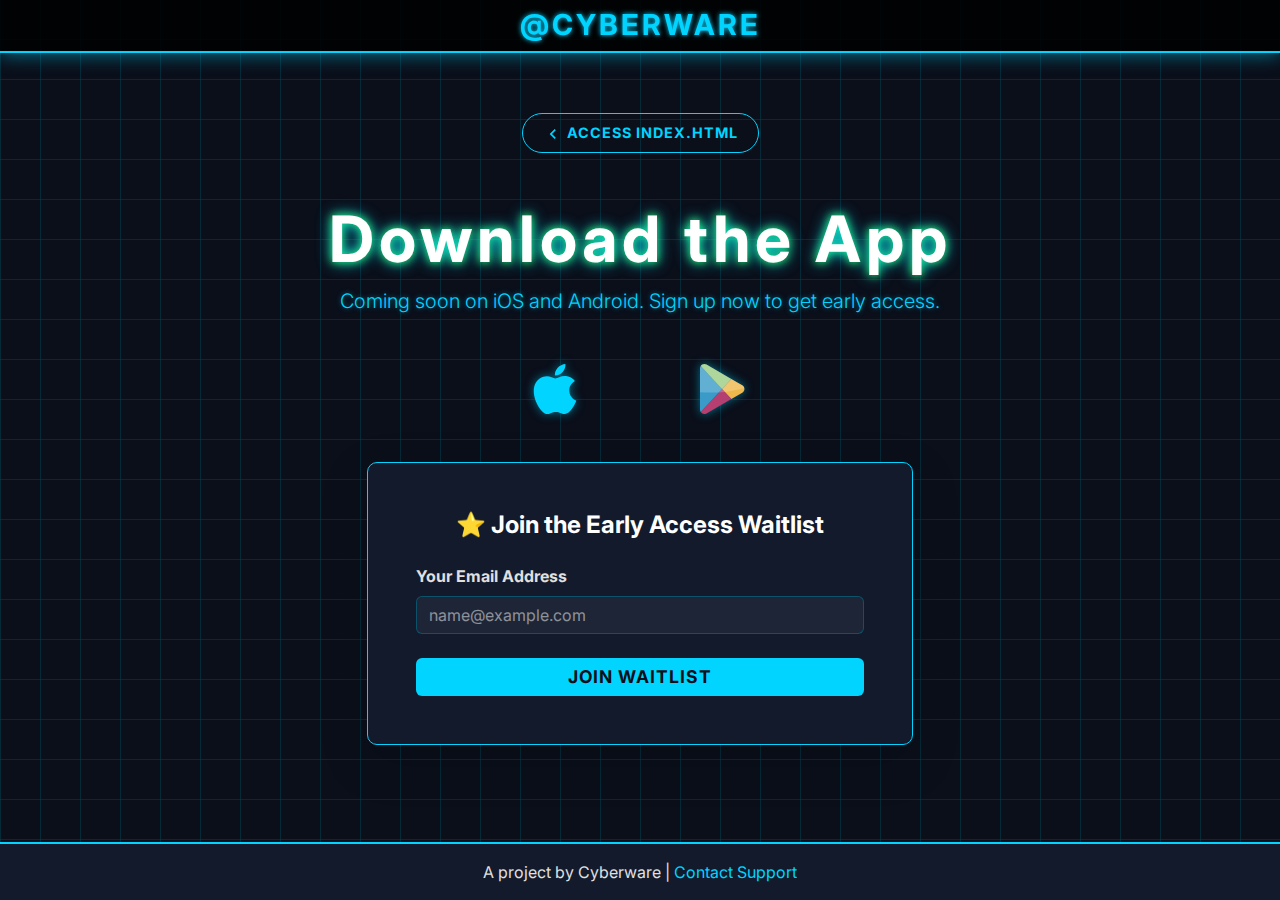
<file: app.html>
<!DOCTYPE html>
<html lang="en">
<head>
    <meta charset="UTF-8">
    <meta name="viewport" content="width=device-width, initial-scale=1.0">
    <title>Cyberware - Mobile App Waitlist</title>

    <link rel="preconnect" href="https://fonts.googleapis.com">
    <link rel="preconnect" href="https://fonts.gstatic.com" crossorigin>
    <link 
        href="https://fonts.googleapis.com/css2?family=Inter:wght@100..900&display=swap" 
        rel="stylesheet">
    
    <link 
        href="https://cdn.jsdelivr.net/npm/bootstrap@5.3.3/dist/css/bootstrap.min.css" 
        rel="stylesheet" 
        integrity="sha384-QWTKZyjpPEjISv5WaRU9OFeRpok6YctnYmDr5pNlyT2bRjXh0JMhjY6hW+ALEwIH" 
        crossorigin="anonymous">

    <link rel="stylesheet" href="app.css">
</head>
<body class="bg-dark">
    
    <header class="custom-navbar fixed-top">
        <div class="container-fluid d-flex justify-content-center">
            <h1 class="logo-text fw-bold my-2">@cyberware</h1>
        </div>
    </header>

    <main class="app-main container-fluid py-5">
        <div class="container app-content-container">
        
            <section class="app-hero text-center mb-5">
                <a href="index.html" class="btn back-btn mb-4">
                    <svg xmlns="http://www.w3.org/2000/svg" height="20" viewBox="0 0 24 24" fill="currentColor">
                        <path d="M15.41 16.59L10.83 12L15.41 7.41L14 6L8 12L14 18L15.41 16.59Z"/>
                    </svg>
                    ACCESS INDEX.HTML
                </a>
                
                <h2 id="app-heading" class="display-3 fw-bolder mt-4 text-white">Download the App</h2>
                <p class="lead text-info-neon">Coming soon on iOS and Android. Sign up now to get early access.</p>
            </section>
            
            <div class="row justify-content-center">
                <div class="col-lg-6">
                    
                    <div class="app-icons text-center mb-5">
                        
                        <svg class="app-icon-svg mx-2" viewBox="-1.5 0 20 20" version="1.1" xmlns="http://www.w3.org/2000/svg" xmlns:xlink="http://www.w3.org/1999/xlink" fill="currentColor">
                            <g id="SVGRepo_bgCarrier" stroke-width="0"></g>
                            <g id="SVGRepo_tracerCarrier" stroke-linecap="round" stroke-linejoin="round"></g>
                            <g id="SVGRepo_iconCarrier">
                                <title>apple [#173]</title>
                                <desc>Created with Sketch.</desc>
                                <defs></defs>
                                <g id="Page-1" stroke="none" stroke-width="1" fill="none" fill-rule="evenodd">
                                    <g id="Dribbble-Light-Preview" transform="translate(-102.000000, -7439.000000)" fill="currentColor">
                                        <g id="icons" transform="translate(56.000000, 160.000000)">
                                            <path d="M57.5708873,7282.19296 C58.2999598,7281.34797 58.7914012,7280.17098 58.6569121,7279 C57.6062792,7279.04 56.3352055,7279.67099 55.5818643,7280.51498 C54.905374,7281.26397 54.3148354,7282.46095 54.4735932,7283.60894 C55.6455696,7283.69593 56.8418148,7283.03894 57.5708873,7282.19296 M60.1989864,7289.62485 C60.2283111,7292.65181 62.9696641,7293.65879 63,7293.67179 C62.9777537,7293.74279 62.562152,7295.10677 61.5560117,7296.51675 C60.6853718,7297.73474 59.7823735,7298.94772 58.3596204,7298.97372 C56.9621472,7298.99872 56.5121648,7298.17973 54.9134635,7298.17973 C53.3157735,7298.17973 52.8162425,7298.94772 51.4935978,7298.99872 C50.1203933,7299.04772 49.0738052,7297.68074 48.197098,7296.46676 C46.4032359,7293.98379 45.0330649,7289.44985 46.8734421,7286.3899 C47.7875635,7284.87092 49.4206455,7283.90793 51.1942837,7283.88393 C52.5422083,7283.85893 53.8153044,7284.75292 54.6394294,7284.75292 C55.4635543,7284.75292 57.0106846,7283.67793 58.6366882,7283.83593 C59.3172232,7283.86293 61.2283842,7284.09893 62.4549652,7285.8199 C62.355868,7285.8789 60.1747177,7287.09489 60.1989864,7289.62485" id="apple-[#173]"></path>
                                        </g>
                                    </g>
                                </g>
                            </g>
                        </svg>
                        
                        <svg class="app-icon-svg mx-2" version="1.1" id="_x36_" xmlns="http://www.w3.org/2000/svg" xmlns:xlink="http://www.w3.org/1999/xlink" viewBox="0 0 512 512" xml:space="preserve" fill="currentColor">
                            <g id="SVGRepo_bgCarrier" stroke-width="0"></g>
                            <g id="SVGRepo_tracerCarrier" stroke-linecap="round" stroke-linejoin="round"></g>
                            <g id="SVGRepo_iconCarrier">
                                <g>
                                    <g>
                                        <path style="fill:#3A9BC8;" d="M225.656,256.052L14.016,485.451l-6.442,7.052c-4.005-5.919-6.704-12.972-7.313-20.806 C0.087,470.305,0,468.91,0,467.518V44.499c0-9.488,2.873-18.02,7.574-24.987L225.656,256.052z"></path>
                                        <path style="fill:#9BCD83;" d="M320.811,152.8l-95.155,103.253L7.574,19.512C19.936,1.405,45.183-6.342,66.6,6.02L320.811,152.8z"></path>
                                        <path style="fill:#EEB84C;" d="M455.056,257.27c-0.348,14.453-7.748,28.904-22.113,37.174l-112.132,64.771l-95.155-103.163 L320.811,152.8l70.518,40.745l41.614,24.026C448.178,226.366,455.579,241.861,455.056,257.27z"></path>
                                        <path style="fill:#B43F70;" d="M7.591,492.492c12.368,18.116,37.599,25.838,58.976,13.496L320.775,359.22l-95.156-103.209 L7.591,492.492z"></path>
                                    </g>
                                    <path style="opacity:0.2;fill:#FFFFFF;" d="M454.067,246.447c-2.453-11.518-9.483-22.156-21.124-28.876l-41.614-24.026 L320.811,152.8L66.6,6.02C45.183-6.342,19.936,1.405,7.574,19.512C2.873,26.479,0,35.011,0,44.499v243.72 c36.681,3.114,74.226,4.746,112.451,4.746c47.984,0,94.85-2.644,140.318-7.505l-27.027-29.314l27.038,29.314 C323.988,277.849,391.567,264.55,454.067,246.447z"></path>
                                </g>
                            </g>
                        </svg>
                    </div>

                    <div class="waitlist-panel card submission-box shadow-lg p-5 mb-5" id="waitlist-form-container">
                        <h3 class="h4 fw-bold mb-4 text-center text-white">⭐ Join the Early Access Waitlist</h3>
                        
                        <form id="waitlist-form">
                            <div class="mb-4">
                                <label for="waitlist-email" class="form-label fw-bold">Your Email Address</label>
                                <input type="email" class="form-control" id="waitlist-email" required placeholder="name@example.com">
                            </div>
                            
                            <button type="submit" class="btn btn-waitlist w-100 fw-bold">
                                JOIN WAITLIST
                            </button>
                        </form>
                    </div>
                    
                    <div class="success-panel card submission-box shadow-lg p-5 mb-5 d-none" id="waitlist-success-container">
                        <h3 class="h4 fw-bold mb-4 text-center text-success-neon">✅ Success!</h3>
                        <p class="lead text-center text-white">
                            You have successfully joined the waitlist for the Cyberware mobile app.
                        </p>
                        <p class="text-center text-white-50">
                            We'll notify you as soon as the beta is ready for download!
                        </p>
                    </div>

                </div>
            </div>
            
        </div>
    </main>

    <footer class="bottom-panel py-3 text-center mt-auto">
        <p class="mb-0 text-white-50">A project by Cyberware | <a href="contact.html" class="custom-neon-blue-text-link">Contact Support</a></p>
    </footer>

    <script 
        src="https://cdn.jsdelivr.net/npm/bootstrap@5.3.3/dist/js/bootstrap.bundle.min.js" 
        integrity="sha384-YvpcrYf0tY3lHB60NNkmXc5s9fDVZLESaAA55NDzOxhy9GkcIdslK1eN7N6jIeHz" 
        crossorigin="anonymous">
    </script>
    <script src="app.js"></script> 
</body>
</html>
</file>
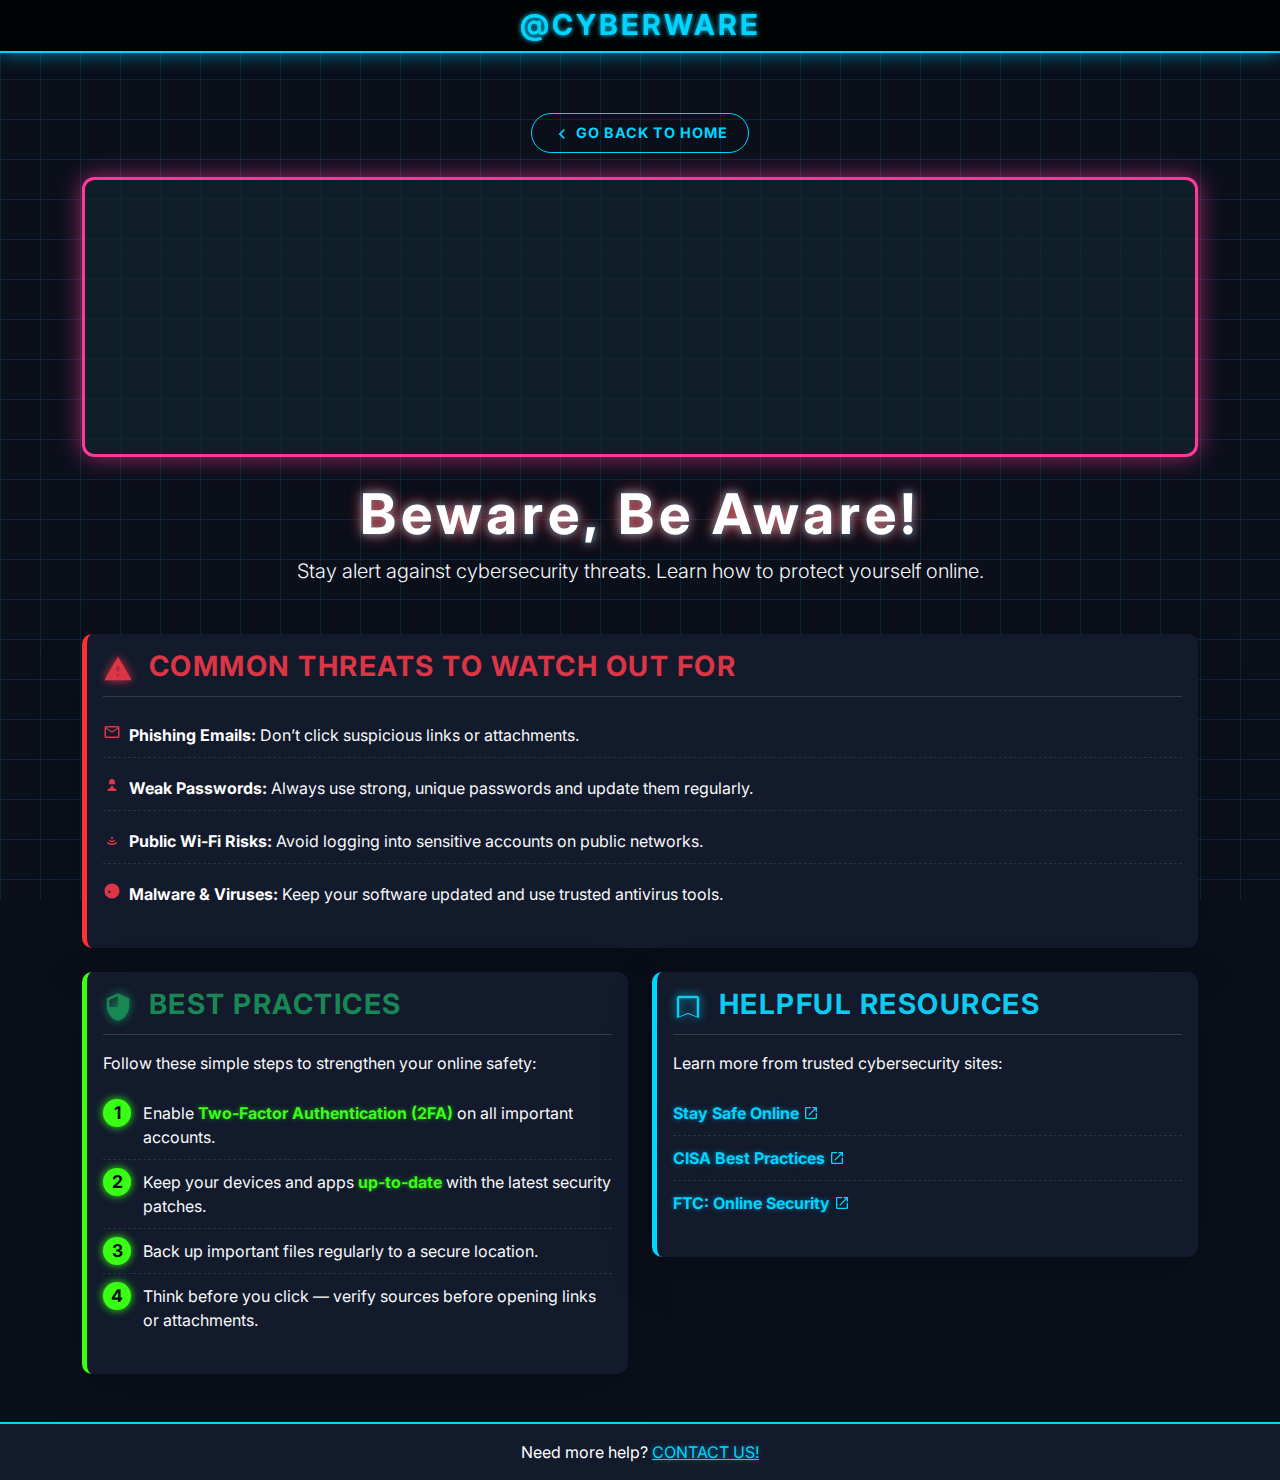
<file: beware.html>
<!DOCTYPE html>
<html lang="en">
<head>
    <meta charset="UTF-8">
    <meta name="viewport" content="width=device-width, initial-scale=1.0">
    <title>Beware, Be Aware! - Cyberware</title>

    <link rel="preconnect" href="https://fonts.googleapis.com">
    <link rel="preconnect" href="https://fonts.gstatic.com" crossorigin>
    <link 
        href="https://fonts.googleapis.com/css2?family=Inter:wght@100..900&display=swap" 
        rel="stylesheet">
    
    <link 
        href="https://cdn.jsdelivr.net/npm/bootstrap@5.3.3/dist/css/bootstrap.min.css" 
        rel="stylesheet" 
        integrity="sha384-QWTKZyjpPEjISv5WaRU9OFeRpok6YctnYmDr5pNlyT2bRjXh0JMhjY6hW+ALEwIH" 
        crossorigin="anonymous">

    <link rel="stylesheet" href="beware.css">
</head>
<body class="bg-dark">
    
    <header class="custom-navbar fixed-top">
        <div class="container-fluid d-flex justify-content-center">
            <h1 class="logo-text fw-bold my-2">@cyberware</h1>
        </div>
    </header>
    <main class="beware-container container my-5">
        
        <section class="beware-hero text-center mb-5">
            <a href="index.html" class="btn btn-outline-info back-btn mb-4">
                <svg xmlns="http://www.w3.org/2000/svg" height="20" viewBox="0 0 24 24" fill="currentColor">
                    <path d="M15.41 16.59L10.83 12L15.41 7.41L14 6L8 12L14 18L15.41 16.59Z"/>
                </svg>
                Go back to Home
            </a>
            
            <div class="hero-image-container">
                </div>

            <h2 id="beware-heading" class="display-4 fw-bolder mt-4 text-white">Beware, Be Aware!</h2>
            <p class="lead text-light">Stay alert against cybersecurity threats. Learn how to protect yourself online.</p>
        </section>
        
        <div class="row g-4">
            
            <div class="col-lg-12">
                <section class="beware-content">
                    <div class="card placeholder-box box-danger h-100 shadow-lg text-white">
                        <div class="card-body">
                            <h3 class="card-title text-danger">
                                <svg xmlns="http://www.w3.org/2000/svg" height="30" viewBox="0 0 24 24" fill="currentColor" class="me-2">
                                    <path d="M1 21H23L12 2L1 21ZM13 18H11V16H13V18ZM13 14H11V10H13V14Z"/>
                                </svg>
                                Common Threats to Watch Out For
                            </h3>
                            <ul class="threat-list list-unstyled mt-3">
                                <li class="d-flex mb-2">
                                    <svg xmlns="http://www.w3.org/2000/svg" height="18" viewBox="0 0 24 24" fill="currentColor" class="text-danger me-2 flex-shrink-0 svg-icon-size">
                                        <path d="M22 6C22 4.9 21.1 4 20 4H4C2.9 4 2 4.9 2 6V18C2 19.1 2.9 20 4 20H20C21.1 20 22 19.1 22 18V6ZM20 6L12 11L4 6H20ZM20 18H4V8L12 13L20 8V18Z"/>
                                    </svg>
                                    <p class="mb-0 text-light"><strong>Phishing Emails:</strong> Don’t click suspicious links or attachments.</p>
                                </li>
                                <li class="d-flex mb-2">
                                    <svg xmlns="http://www.w3.org/2000/svg" height="18" viewBox="0 0 24 24" fill="currentColor" class="text-danger me-2 flex-shrink-0 svg-icon-size">
                                        <path d="M12 4C9.79 4 8 5.79 8 8V11H16V8C16 5.79 14.21 4 12 4ZM12 17C10.9 17 10 16.1 10 15C10 13.9 10.9 13 12 13C13.1 13 14 13.9 14 15C14 16.1 13.1 17 12 17ZM18 19V20H6V19C6 17 8.67 15.67 12 15.67C15.33 15.67 18 17 18 19Z"/>
                                    </svg>
                                    <p class="mb-0 text-light"><strong>Weak Passwords:</strong> Always use strong, unique passwords and update them regularly.</p>
                                </li>
                                <li class="d-flex mb-2">
                                    <svg xmlns="http://www.w3.org/2000/svg" height="18" viewBox="0 0 24 24" fill="currentColor" class="text-danger me-2 flex-shrink-0 svg-icon-size">
                                        <path d="M12 21.5C14.76 21.5 17.29 20.3 19.13 18.47L17.72 17.06C16.32 18.47 14.21 19.33 12 19.33C9.79 19.33 7.68 18.47 6.28 17.06L4.87 18.47C6.71 20.3 9.24 21.5 12 21.5ZM12 17.5C13.66 17.5 15.11 16.71 16.16 15.66L14.75 14.25C13.91 15.08 12.99 15.5 12 15.5C11.01 15.5 10.09 15.08 9.25 14.25L7.84 15.66C8.89 16.71 10.34 17.5 12 17.5ZM12 13.5C12.83 13.5 13.5 12.83 13.5 12C13.5 11.17 12.83 10.5 12 10.5C11.17 10.5 10.5 11.17 10.5 12C10.5 12.83 11.17 13.5 12 13.5Z"/>
                                    </svg>
                                    <p class="mb-0 text-light"><strong>Public Wi-Fi Risks:</strong> Avoid logging into sensitive accounts on public networks.</p>
                                </li>
                                <li class="d-flex mb-2">
                                    <svg xmlns="http://www.w3.org/2000/svg" height="18" viewBox="0 0 24 24" fill="currentColor" class="text-danger me-2 flex-shrink-0 svg-icon-size">
                                        <path d="M12 2C6.48 2 2 6.48 2 12C2 17.52 6.48 22 12 22C17.52 22 22 17.52 22 12C22 6.48 17.52 2 12 2ZM15.5 14.5C14.67 14.5 14 13.83 14 13C14 12.17 14.67 11.5 15.5 11.5C16.33 11.5 17 12.17 17 13C17 13.83 16.33 14.5 15.5 14.5ZM8.5 14.5C7.67 14.5 7 13.83 7 13C7 12.17 7.67 11.5 8.5 11.5C9.33 11.5 10 12.17 10 13C10 13.83 9.33 14.5 8.5 14.5ZM17.15 8.85C16.59 8.29 15.82 8 15 8C14.18 8 13.41 8.29 12.85 8.85C12.29 9.41 12 10.18 12 11V13C12 13.82 12.29 14.59 12.85 15.15C13.41 15.71 14.18 16 15 16C15.82 16 16.59 15.71 17.15 15.15C17.71 14.59 18 13.82 18 13V11C18 10.18 17.71 9.41 17.15 8.85Z"/>
                                    </svg>
                                    <p class="mb-0 text-light"><strong>Malware & Viruses:</strong> Keep your software updated and use trusted antivirus tools.</p>
                                </li>
                            </ul>
                        </div>
                    </div>
                </section>
            </div>
            
            <div class="col-lg-6">
                <section class="beware-content">
                    <div class="card placeholder-box box-success h-100 shadow-lg text-white">
                        <div class="card-body">
                            <h3 class="card-title text-success">
                                <svg xmlns="http://www.w3.org/2000/svg" height="30" viewBox="0 0 24 24" fill="currentColor" class="me-2">
                                    <path d="M12 1L3 5V11C3 16.55 6.84 21.74 12 23C17.16 21.74 21 16.55 21 11V5L12 1ZM12 11.99H5V6.3L12 3.19V11.99ZM19 11.99V6.3L12 3.19V11.99H19Z"/>
                                </svg>
                                Best Practices
                            </h3>
                            <p class="card-text text-light">Follow these simple steps to strengthen your online safety:</p>
                            <ol class="best-practices mt-3 text-light">
                                <li>Enable <strong class="text-success-neon">Two-Factor Authentication (2FA)</strong> on all important accounts.</li>
                                <li>Keep your devices and apps <strong class="text-success-neon">up-to-date</strong> with the latest security patches.</li>
                                <li>Back up important files regularly to a secure location.</li>
                                <li>Think before you click — verify sources before opening links or attachments.</li>
                            </ol>
                        </div>
                    </div>
                </section>
            </div>

            <div class="col-lg-6">
                <section class="beware-content">
                    <div class="card placeholder-box box-info h-100 shadow-lg text-white">
                        <div class="card-body">
                            <h3 class="card-title text-info">
                                <svg xmlns="http://www.w3.org/2000/svg" height="30" viewBox="0 0 24 24" fill="currentColor" class="me-2">
                                    <path d="M21 21L12 17.5L3 21V5C3 3.9 3.9 3 5 3H19C20.1 3 21 3.9 21 5V21ZM5 5V19.5L12 16.5L19 19.5V5H5Z"/>
                                </svg>
                                Helpful Resources
                            </h3>
                            <p class="card-text text-light">Learn more from trusted cybersecurity sites:</p>
                            <ul class="resource-links list-unstyled mt-3">
                                <li>
                                    <a href="https://staysafeonline.org" target="_blank" class="text-info-neon">
                                        Stay Safe Online
                                        <svg xmlns="http://www.w3.org/2000/svg" height="18" viewBox="0 0 24 24" fill="currentColor" class="external-link-icon ms-1">
                                            <path d="M19 19H5V5H12V3H5C3.89 3 3 3.9 3 5V19C3 20.1 3.89 21 5 21H19C20.1 21 21 20.1 21 19V12H19V19ZM14 3V5H17.59L7.76 14.83L9.17 16.24L19 6.41V10H21V3H14Z"/>
                                        </svg>
                                    </a>
                                </li>
                                <li>
                                    <a href="https://www.cisa.gov/topics/cybersecurity-best-practices" target="_blank" class="text-info-neon">
                                        CISA Best Practices
                                        <svg xmlns="http://www.w3.org/2000/svg" height="18" viewBox="0 0 24 24" fill="currentColor" class="external-link-icon ms-1">
                                            <path d="M19 19H5V5H12V3H5C3.89 3 3 3.9 3 5V19C3 20.1 3.89 21 5 21H19C20.1 21 21 20.1 21 19V12H19V19ZM14 3V5H17.59L7.76 14.83L9.17 16.24L19 6.41V10H21V3H14Z"/>
                                        </svg>
                                    </a>
                                </li>
                                <li>
                                    <a href="https://www.consumer.ftc.gov/topics/online-security" target="_blank" class="text-info-neon">
                                        FTC: Online Security
                                        <svg xmlns="http://www.w3.org/2000/svg" height="18" viewBox="0 0 24 24" fill="currentColor" class="external-link-icon ms-1">
                                            <path d="M19 19H5V5H12V3H5C3.89 3 3 3.9 3 5V19C3 20.1 3.89 21 5 21H19C20.1 21 21 20.1 21 19V12H19V19ZM14 3V5H17.59L7.76 14.83L9.17 16.24L19 6.41V10H21V3H14Z"/>
                                        </svg>
                                    </a>
                                </li>
                            </ul>
                        </div>
                    </div>
                </section>
            </div>
            
        </div>
    </main>

    <footer class="bottom-panel py-3 bg-secondary text-center mt-auto">
        <p class="mb-0 text-white">Need more help? <a href="contact.html" class="custom-neon-blue-text-link">CONTACT US!</a></p>
    </footer>

    <script 
        src="https://cdn.jsdelivr.net/npm/bootstrap@5.3.3/dist/js/bootstrap.bundle.min.js" 
        integrity="sha384-YvpcrYf0tY3lHB60NNkmXc5s9fDVZLESaAA55NDzOxhy9GkcIdslK1eN7N6jIeHz" 
        crossorigin="anonymous">
    </script>
</body>
</html>
</file>
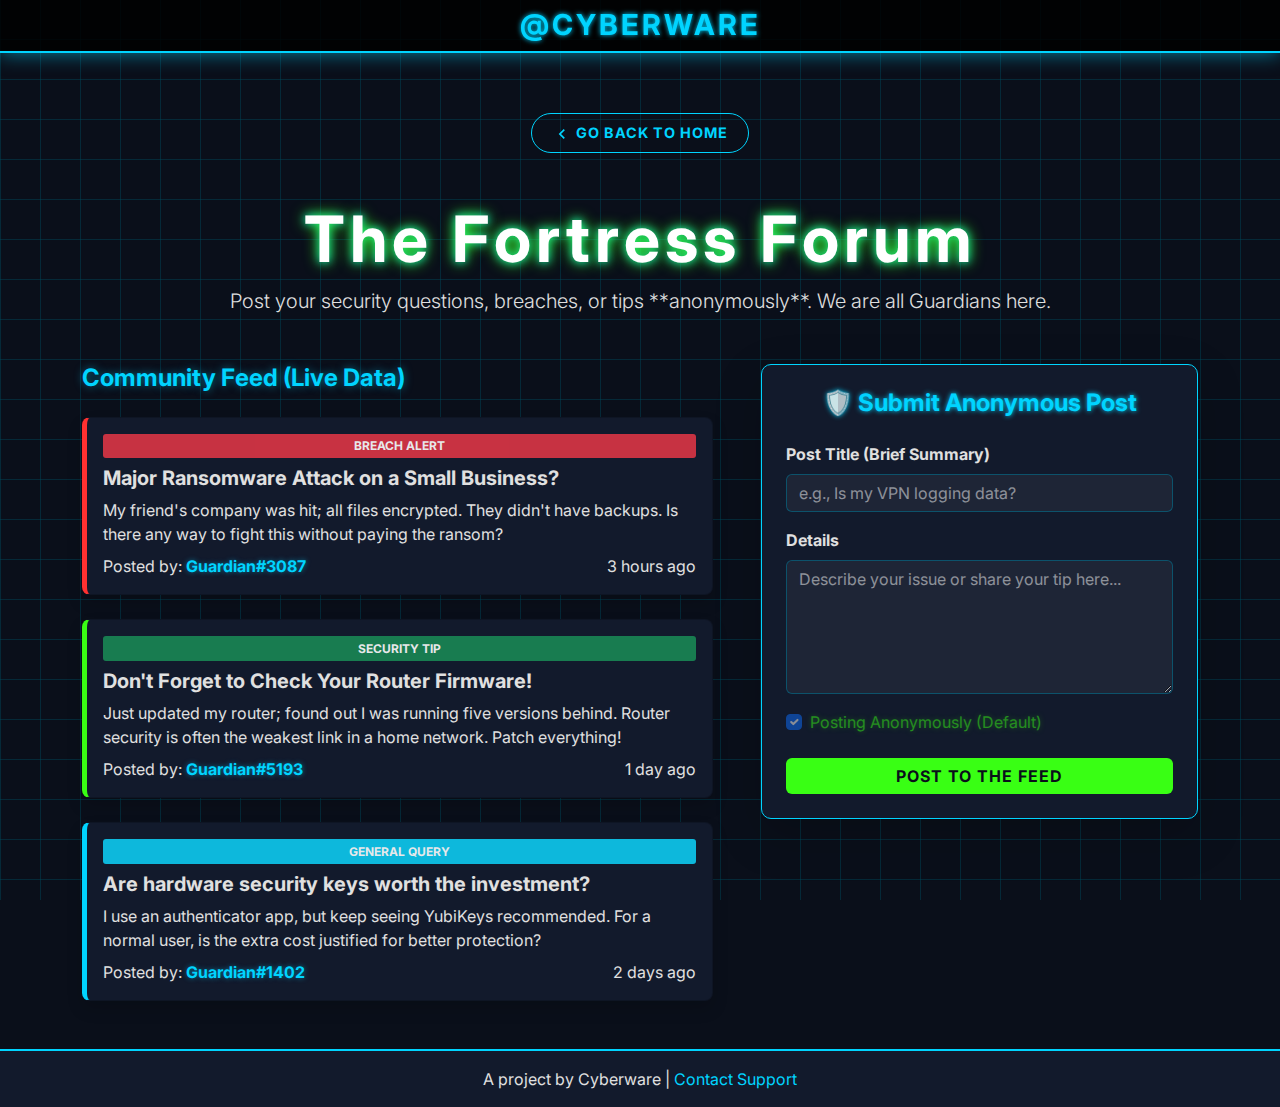
<file: community.html>
<!DOCTYPE html>
<html lang="en">
<head>
    <meta charset="UTF-8">
    <meta name="viewport" content="width=device-width, initial-scale=1.0">
    <title>Cyberware Community - Anonymous Forum</title>

    <link rel="preconnect" href="https://fonts.googleapis.com">
    <link rel="preconnect" href="https://fonts.gstatic.com" crossorigin>
    <link 
        href="https://fonts.googleapis.com/css2?family=Inter:wght@100..900&display=swap" 
        rel="stylesheet">
    
    <link 
        href="https://cdn.jsdelivr.net/npm/bootstrap@5.3.3/dist/css/bootstrap.min.css" 
        rel="stylesheet" 
        integrity="sha384-QWTKZyjpPEjISv5WaRU9OFeRpok6YctnYmDr5pNlyT2bRjXh0JMhjY6hW+ALEwIH" 
        crossorigin="anonymous">

    <link rel="stylesheet" href="community.css">
</head>
<body class="bg-dark">
    
    <header class="custom-navbar fixed-top">
        <div class="container-fluid d-flex justify-content-center">
            <h1 class="logo-text fw-bold my-2">@cyberware</h1>
        </div>
    </header>

    <main class="community-main container-fluid py-5">
        <div class="container community-content-container">
        
            <section class="community-hero text-center mb-5">
                <a href="index.html" class="btn back-btn mb-4">
                    <svg xmlns="http://www.w3.org/2000/svg" height="20" viewBox="0 0 24 24" fill="currentColor">
                        <path d="M15.41 16.59L10.83 12L15.41 7.41L14 6L8 12L14 18L15.41 16.59Z"/>
                    </svg>
                    GO BACK TO HOME
                </a>
                
                <h2 id="community-heading" class="display-3 fw-bolder mt-4 text-white">The Fortress Forum</h2>
                <p class="lead text-light">Post your security questions, breaches, or tips **anonymously**. We are all Guardians here.</p>
            </section>
            
            <div class="row g-5">
                
                <div class="col-lg-5 order-lg-2">
                    <section class="submission-panel card submission-box shadow-lg p-4">
                        <h3 class="h4 fw-bold mb-4 text-center">🛡️ Submit Anonymous Post</h3>
                        
                        <form id="post-submission-form">
                            <div class="mb-3">
                                <label for="post-title" class="form-label fw-bold">Post Title (Brief Summary)</label>
                                <input type="text" class="form-control" id="post-title" required placeholder="e.g., Is my VPN logging data?">
                            </div>
                            
                            <div class="mb-3">
                                <label for="post-content" class="form-label fw-bold">Details</label>
                                <textarea class="form-control" id="post-content" rows="5" required placeholder="Describe your issue or share your tip here..."></textarea>
                            </div>
                            
                            <div class="form-check mb-4">
                                <input class="form-check-input" type="checkbox" id="anonymous-check" checked disabled>
                                <label class="form-check-label text-success-neon" for="anonymous-check">
                                    Posting Anonymously (Default)
                                </label>
                            </div>
                            
                            <button type="submit" class="btn btn-submit w-100 fw-bold">
                                POST TO THE FEED
                            </button>
                        </form>
                    </section>
                </div>

                <div class="col-lg-7 order-lg-1">
                    <section class="feed-panel">
                        <h3 class="h4 fw-bold mb-4 custom-neon-blue-text">Community Feed (Live Data)</h3>
                        
                        <div id="community-feed-list" class="d-grid gap-4">
                            <div class="card post-item post-danger p-3 shadow">
                                <span class="post-tag badge bg-danger text-uppercase fw-bold">BREACH ALERT</span>
                                <h4 class="h5 fw-bold mt-2">Major Ransomware Attack on a Small Business?</h4>
                                <p class="post-text mb-2">My friend's company was hit; all files encrypted. They didn't have backups. Is there any way to fight this without paying the ransom?</p>
                                <div class="d-flex justify-content-between align-items-center post-meta">
                                    <span class="text-white-50">Posted by: <strong class="text-info-neon">Guardian#3087</strong></span>
                                    <span class="text-white-50">3 hours ago</span>
                                </div>
                            </div>
                            
                            <div class="card post-item post-tip p-3 shadow">
                                <span class="post-tag badge bg-success text-uppercase fw-bold">SECURITY TIP</span>
                                <h4 class="h5 fw-bold mt-2">Don't Forget to Check Your Router Firmware!</h4>
                                <p class="post-text mb-2">Just updated my router; found out I was running five versions behind. Router security is often the weakest link in a home network. Patch everything!</p>
                                <div class="d-flex justify-content-between align-items-center post-meta">
                                    <span class="text-white-50">Posted by: <strong class="text-info-neon">Guardian#5193</strong></span>
                                    <span class="text-white-50">1 day ago</span>
                                </div>
                            </div>

                            <div class="card post-item post-question p-3 shadow">
                                <span class="post-tag badge bg-info text-uppercase fw-bold">GENERAL QUERY</span>
                                <h4 class="h5 fw-bold mt-2">Are hardware security keys worth the investment?</h4>
                                <p class="post-text mb-2">I use an authenticator app, but keep seeing YubiKeys recommended. For a normal user, is the extra cost justified for better protection?</p>
                                <div class="d-flex justify-content-between align-items-center post-meta">
                                    <span class="text-white-50">Posted by: <strong class="text-info-neon">Guardian#1402</strong></span>
                                    <span class="text-white-50">2 days ago</span>
                                </div>
                            </div>
                            
                        </div>
                    </section>
                </div>
            </div>
            
        </div>
    </main>

    <footer class="bottom-panel py-3 text-center mt-auto">
        <p class="mb-0 text-white-50">A project by Cyberware | <a href="contact.html" class="custom-neon-blue-text-link">Contact Support</a></p>
    </footer>

    <div class="modal fade" id="confirmPostModal" tabindex="-1" aria-labelledby="confirmPostModalLabel" aria-hidden="true">
        <div class="modal-dialog modal-dialog-centered">
            <div class="modal-content custom-modal-content">
                <div class="modal-header">
                    <h5 class="modal-title" id="confirmPostModalLabel">Confirm Anonymous Post</h5>
                    <button type="button" class="btn-close btn-close-white" data-bs-dismiss="modal" aria-label="Close"></button>
                </div>
                <div class="modal-body">
                    <p class="mb-3">Are you sure you want to submit this post anonymously?</p>
                    
                    <h6 class="text-success-neon">Title:</h6>
                    <p id="confirm-title" class="fw-bold text-white"></p>
                    
                    <h6 class="text-success-neon mt-3">Details:</h6>
                    <p id="confirm-content" class="text-light"></p>
                    
                    <div class="alert alert-warning mt-4 fw-bold" role="alert">
                        <svg xmlns="http://www.w3.org/2000/svg" width="16" height="16" fill="currentColor" class="bi bi-shield-lock-fill me-2" viewBox="0 0 16 16">
                          <path fill-rule="evenodd" d="M8 0c-.69 0-1.843.914-2.678 2.432-.395.733-.57 1.745-.88 2.21-1.353 2.148-1.588 5.485-.25 7.024L8 16l3.528-5.333c1.338-1.539 1.103-4.876-.25-7.024-.31-.465-.485-1.477-.88-2.21C9.843.914 8.69 0 8 0z"/>
                        </svg>
                        Your post will be tagged as **Guardian #[Random Number]**.
                    </div>
                </div>
                <div class="modal-footer">
                    <button type="button" class="btn btn-outline-info" data-bs-dismiss="modal">Cancel</button>
                    <button type="button" class="btn btn-success" id="final-submit-btn">Confirm & Post</button>
                </div>
            </div>
        </div>
    </div>
    <script 
        src="https://cdn.jsdelivr.net/npm/bootstrap@5.3.3/dist/js/bootstrap.bundle.min.js" 
        integrity="sha384-YvpcrYf0tY3lHB60NNkmXc5s9fDVZLESaAA55NDzOxhy9GkcIdslK1eN7N6jIeHz" 
        crossorigin="anonymous">
    </script>
    <script src="community.js"></script> 
</body>
</html>
</file>
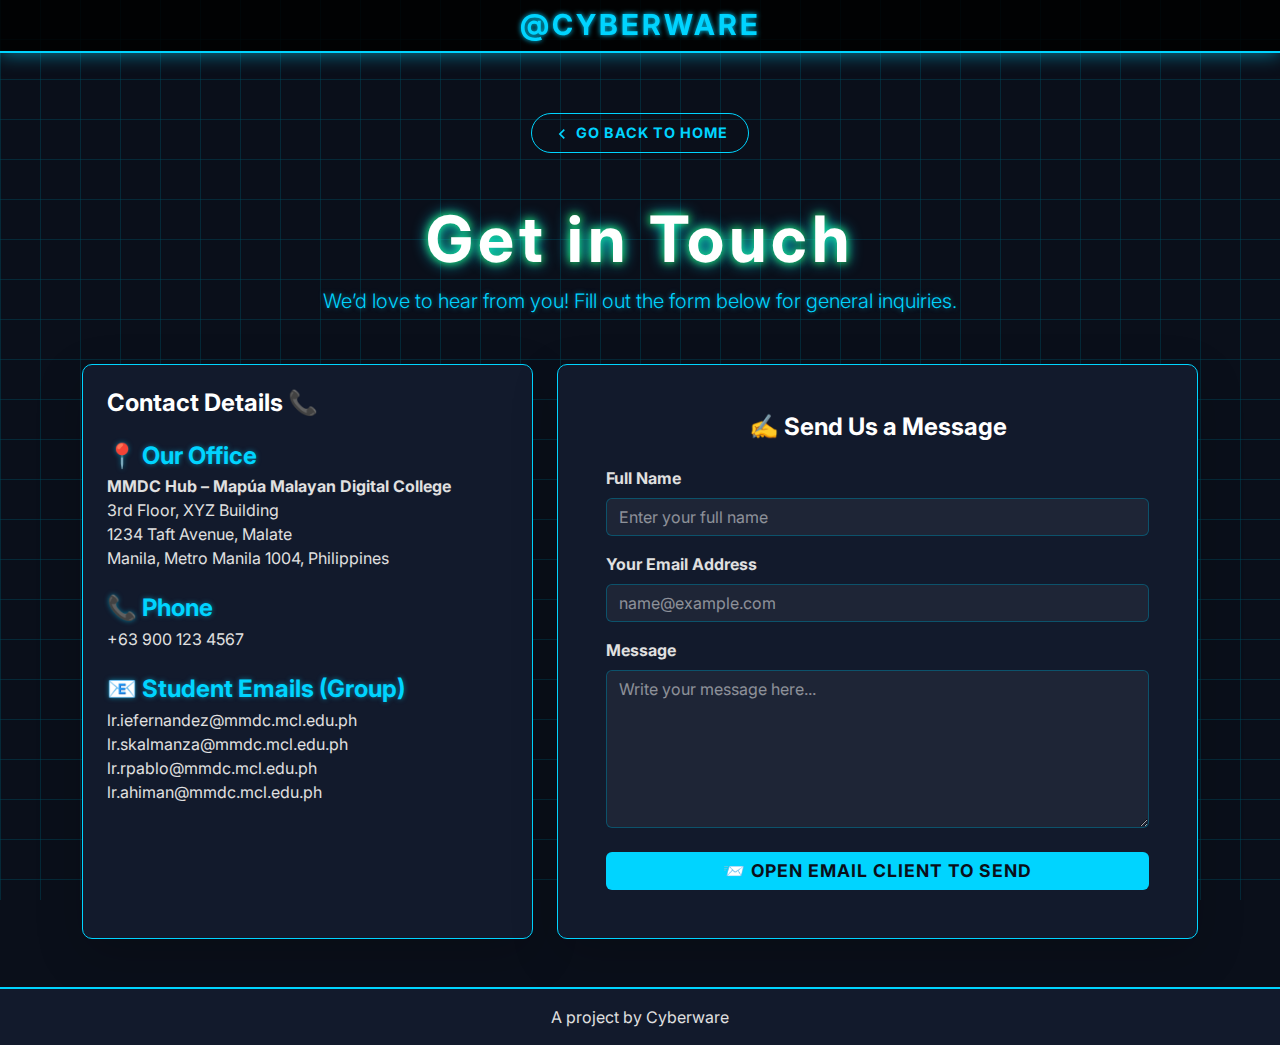
<file: contact.html>
<!DOCTYPE html>
<html lang="en">
<head>
    <meta charset="UTF-8">
    <meta name="viewport" content="width=device-width, initial-scale=1.0">
    <title>Cyberware - Contact Us</title>

    <link rel="preconnect" href="https://fonts.googleapis.com">
    <link rel="preconnect" href="https://fonts.gstatic.com" crossorigin>
    <link 
        href="https://fonts.googleapis.com/css2?family=Inter:wght@100..900&display=swap" 
        rel="stylesheet">
    
    <link 
        href="https://cdn.jsdelivr.net/npm/bootstrap@5.3.3/dist/css/bootstrap.min.css" 
        rel="stylesheet" 
        integrity="sha384-QWTKZyjpPEjISv5WaRU9OFeRpok6YctnYmDr5pNlyT2bRjXh0JMhjY6hW+ALEwIH" 
        crossorigin="anonymous">

    <link rel="stylesheet" href="contact.css">
</head>
<body class="bg-dark">
    
    <header class="custom-navbar fixed-top">
        <div class="container-fluid d-flex justify-content-center">
            <h1 class="logo-text fw-bold my-2">@cyberware</h1>
        </div>
    </header>

    <main class="contact-main container-fluid py-5">
        <div class="container contact-content-container">
        
            <section class="contact-hero text-center mb-5">
                <a href="index.html" class="btn back-btn mb-4">
                    <svg xmlns="http://www.w3.org/2000/svg" height="20" viewBox="0 0 24 24" fill="currentColor">
                        <path d="M15.41 16.59L10.83 12L15.41 7.41L14 6L8 12L14 18L15.41 16.59Z"/>
                    </svg>
                    Go back to Home
                </a>
                
                <h2 id="contact-heading" class="display-3 fw-bolder mt-4 text-white">Get in Touch</h2>
                <p class="lead text-info-neon">We’d love to hear from you! Fill out the form below for general inquiries.</p>
            </section>
            
            <div class="row justify-content-center">
                
                <div class="col-lg-5 mb-5 mb-lg-0">
                    <div class="contact-info-panel card submission-box shadow-lg p-4 h-100">
                        <h3 class="h4 fw-bold mb-4 text-white">Contact Details 📞</h3>

                        <div class="info-block mb-4">
                            <h4 class="fw-bold mb-1 text-info-neon">📍 Our Office</h4>
                            <p class="mb-0"><strong>MMDC Hub – Mapúa Malayan Digital College</strong></p>
                            <p class="mb-0">3rd Floor, XYZ Building</p>
                            <p class="mb-0">1234 Taft Avenue, Malate</p>
                            <p class="mb-0">Manila, Metro Manila 1004, Philippines</p>
                        </div>

                        <div class="info-block mb-4">
                            <h4 class="fw-bold mb-1 text-info-neon">📞 Phone</h4>
                            <p class="mb-0">+63 900 123 4567</p>
                        </div>
                        
                        <div class="info-block mb-4">
                            <h4 class="fw-bold mb-1 text-info-neon">📧 Student Emails (Group)</h4>
                            <p class="mb-0">lr.iefernandez@mmdc.mcl.edu.ph</p>
                            <p class="mb-0">lr.skalmanza@mmdc.mcl.edu.ph</p>
                            <p class="mb-0">lr.rpablo@mmdc.mcl.edu.ph</p>
                            <p class="mb-0">lr.ahiman@mmdc.mcl.edu.ph</p>
                        </div>
                        
                    </div>
                </div>

                <div class="col-lg-7">
                    <div class="contact-form-panel card submission-box shadow-lg p-5">
                        <h3 class="h4 fw-bold mb-4 text-center text-white">✍️ Send Us a Message</h3>
                        
                        <form id="contact-form">
                            <div class="mb-3">
                                <label for="name" class="form-label fw-bold">Full Name</label>
                                <input type="text" class="form-control" id="name" required placeholder="Enter your full name">
                            </div>
                            
                            <div class="mb-3">
                                <label for="email" class="form-label fw-bold">Your Email Address</label>
                                <input type="email" class="form-control" id="email" required placeholder="name@example.com">
                            </div>

                            <div class="mb-4">
                                <label for="message" class="form-label fw-bold">Message</label>
                                <textarea class="form-control" id="message" rows="6" required placeholder="Write your message here..."></textarea>
                            </div>
                            
                            <button type="submit" class="btn btn-contact w-100 fw-bold">
                                📨 OPEN EMAIL CLIENT TO SEND
                            </button>
                        </form>
                    </div>
                </div>
            </div>
            
        </div>
    </main>

    <footer class="bottom-panel py-3 text-center mt-auto">
        <p class="mb-0 text-white-50">A project by Cyberware</a></p>
    </footer>

    <script 
        src="https://cdn.jsdelivr.net/npm/bootstrap@5.3.3/dist/js/bootstrap.bundle.min.js" 
        integrity="sha384-YvpcrYf0tY3lHB60NNkmXc5s9fDVZLESaAA55NDzOxhy9GkcIdslK1eN7N6jIeHz" 
        crossorigin="anonymous">
    </script>
    <script src="contact.js"></script> 
</body>
</html>
</file>
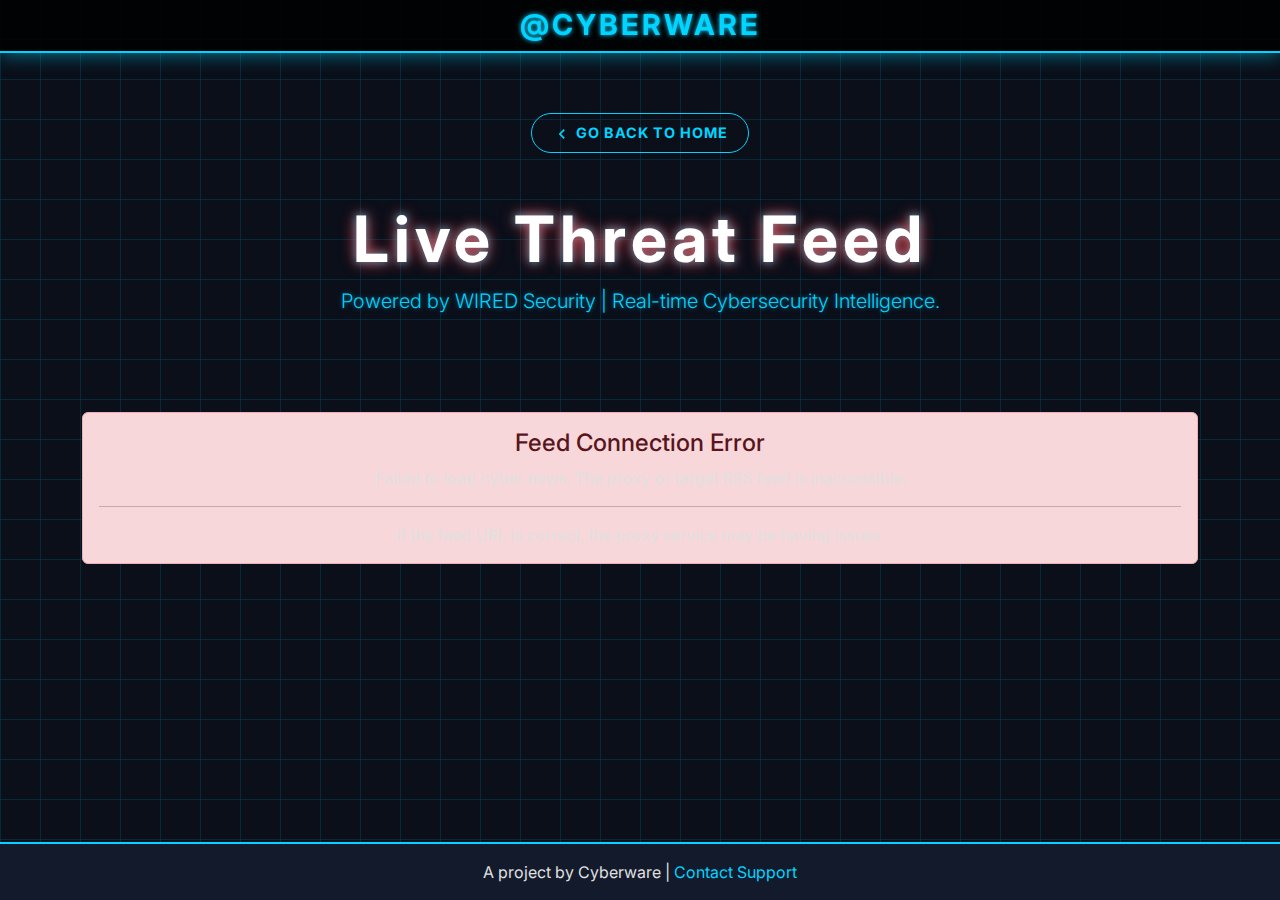
<file: cybernews.html>
<!DOCTYPE html>
<html lang="en">
<head>
    <meta charset="UTF-8">
    <meta name="viewport" content="width=device-width, initial-scale=1.0">
    <title>Cyberware - Live Cyber News</title>

    <link rel="preconnect" href="https://fonts.googleapis.com">
    <link rel="preconnect" href="https://fonts.gstatic.com" crossorigin>
    <link 
        href="https://fonts.googleapis.com/css2?family=Inter:wght@100..900&display=swap" 
        rel="stylesheet">
    
    <link 
        href="https://cdn.jsdelivr.net/npm/bootstrap@5.3.3/dist/css/bootstrap.min.css" 
        rel="stylesheet" 
        integrity="sha384-QWTKZyjpPEjISv5WaRU9OFeRpok6YctnYmDr5pNlyT2bRjXh0JMhjY6hW+ALEwIH" 
        crossorigin="anonymous">

    <link rel="stylesheet" href="cybernews.css">
</head>
<body class="bg-dark">
    
    <header class="custom-navbar fixed-top">
        <div class="container-fluid d-flex justify-content-center">
            <h1 class="logo-text fw-bold my-2">@cyberware</h1>
        </div>
    </header>

    <main class="news-main container-fluid py-5">
        <div class="container news-content-container">
        
            <section class="news-hero text-center mb-5">
                <a href="index.html" class="btn back-btn mb-4">
                    <svg xmlns="http://www.w3.org/2000/svg" height="20" viewBox="0 0 24 24" fill="currentColor">
                        <path d="M15.41 16.59L10.83 12L15.41 7.41L14 6L8 12L14 18L15.41 16.59Z"/>
                    </svg>
                    Go back to Home
                </a>
                
                <h2 id="news-heading" class="display-3 fw-bolder mt-4 text-white">Live Threat Feed</h2>
                <p class="lead text-info-neon">Powered by <a href="https://www.wired.com/category/security/" target="_blank" class="custom-neon-blue-text-link">WIRED Security</a> | Real-time Cybersecurity Intelligence.</p>
            </section>
            
            <div class="row" id="news-feed-container">
                <div class="col-12 text-center py-5" id="loading-spinner">
                    <div class="spinner-border text-neon-blue" role="status">
                        <span class="visually-hidden">Loading Cyber Feed...</span>
                    </div>
                    <p class="mt-3 text-neon-blue">Connecting to WIRED Security feed...</p>
                </div>
            </div>
            
        </div>
    </main>

    <footer class="bottom-panel py-3 text-center mt-auto">
        <p class="mb-0 text-white-50">A project by Cyberware | <a href="contact.html" class="custom-neon-blue-text-link">Contact Support</a></p>
    </footer>

    <script 
        src="https://cdn.jsdelivr.net/npm/bootstrap@5.3.3/dist/js/bootstrap.bundle.min.js" 
        integrity="sha384-YvpcrYf0tY3lHB60NNkmXc5s9fDVZLESaAA55NDzOxhy9GkcIdslK1eN7N6jIeHz" 
        crossorigin="anonymous">
    </script>
    <script src="cybernews.js"></script> 
</body>
</html>
</file>
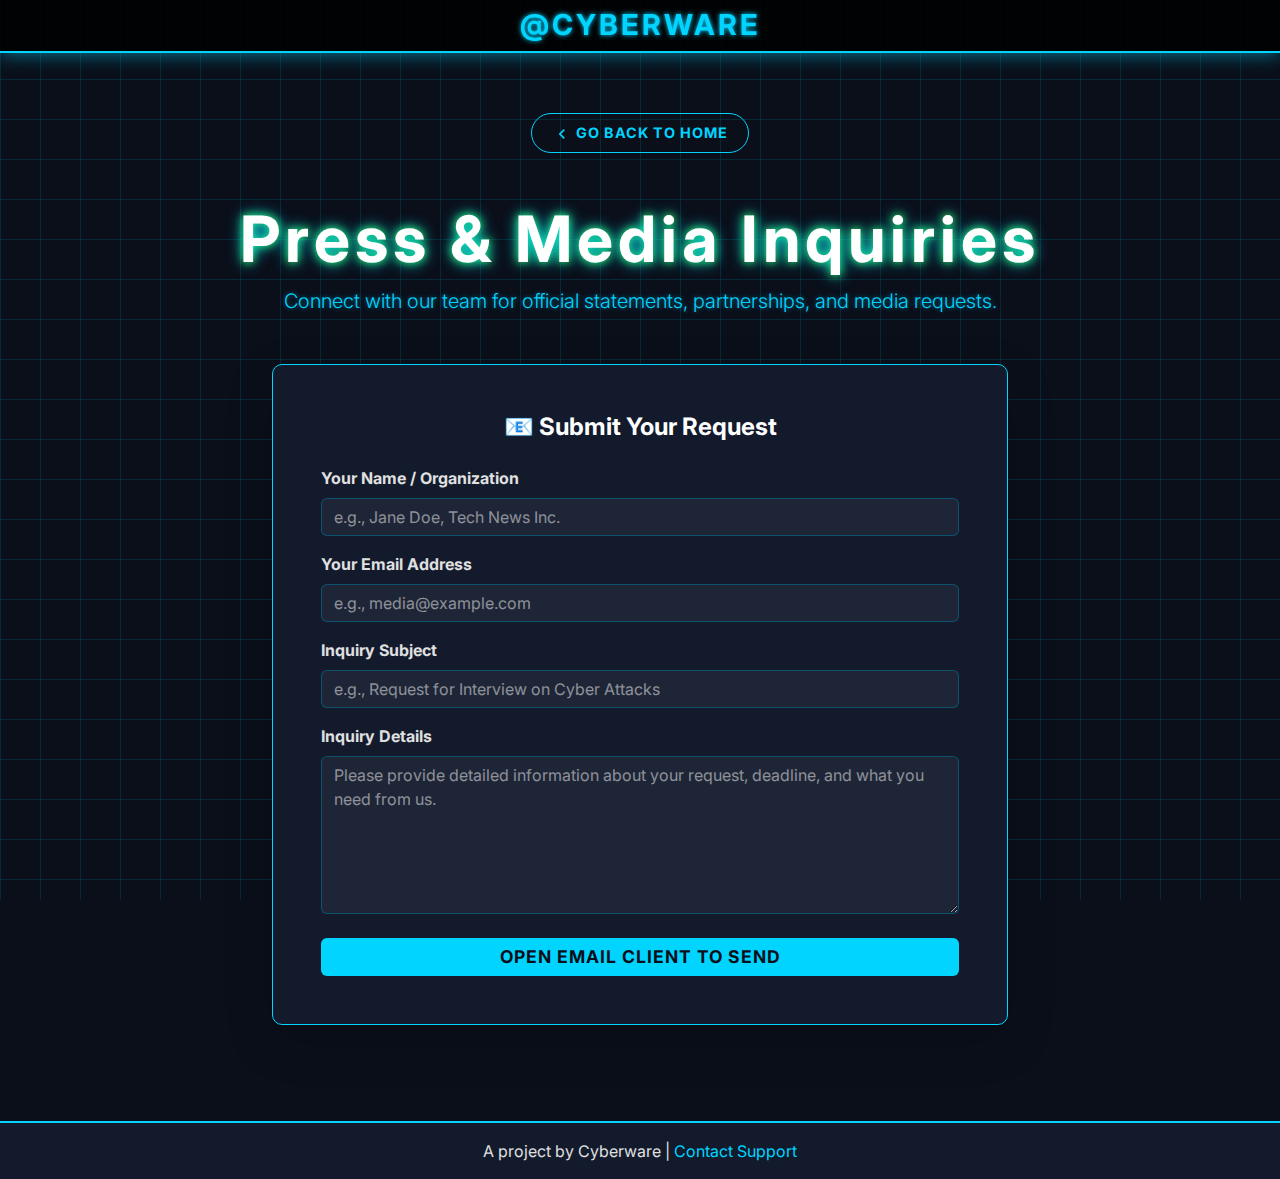
<file: inquiries.html>
<!DOCTYPE html>
<html lang="en">
<head>
    <meta charset="UTF-8">
    <meta name="viewport" content="width=device-width, initial-scale=1.0">
    <title>Cyberware - Press Inquiries</title>

    <link rel="preconnect" href="https://fonts.googleapis.com">
    <link rel="preconnect" href="https://fonts.gstatic.com" crossorigin>
    <link 
        href="https://fonts.googleapis.com/css2?family=Inter:wght@100..900&display=swap" 
        rel="stylesheet">
    
    <link 
        href="https://cdn.jsdelivr.net/npm/bootstrap@5.3.3/dist/css/bootstrap.min.css" 
        rel="stylesheet" 
        integrity="sha384-QWTKZyjpPEjISv5WaRU9OFeRpok6YctnYmDr5pNlyT2bRjXh0JMhjY6hW+ALEwIH" 
        crossorigin="anonymous">

    <link rel="stylesheet" href="inquiries.css">
</head>
<body class="bg-dark">
    
    <header class="custom-navbar fixed-top">
        <div class="container-fluid d-flex justify-content-center">
            <h1 class="logo-text fw-bold my-2">@cyberware</h1>
        </div>
    </header>

    <main class="inquiry-main container-fluid py-5">
        <div class="container inquiry-content-container">
        
            <section class="inquiry-hero text-center mb-5">
                <a href="index.html" class="btn back-btn mb-4">
                    <svg xmlns="http://www.w3.org/2000/svg" height="20" viewBox="0 0 24 24" fill="currentColor">
                        <path d="M15.41 16.59L10.83 12L15.41 7.41L14 6L8 12L14 18L15.41 16.59Z"/>
                    </svg>
                    GO BACK TO HOME
                </a>
                
                <h2 id="inquiry-heading" class="display-3 fw-bolder mt-4 text-white">Press & Media Inquiries</h2>
                <p class="lead text-info-neon">Connect with our team for official statements, partnerships, and media requests.</p>
            </section>
            
            <div class="row justify-content-center">
                <div class="col-lg-8">
                    
                    <div class="inquiry-panel card submission-box shadow-lg p-5 mb-5">
                        <h3 class="h4 fw-bold mb-4 text-center text-white">📧 Submit Your Request</h3>
                        
                        <form id="inquiry-form">
                            <div class="mb-3">
                                <label for="name" class="form-label fw-bold">Your Name / Organization</label>
                                <input type="text" class="form-control" id="name" required placeholder="e.g., Jane Doe, Tech News Inc.">
                            </div>
                            
                            <div class="mb-3">
                                <label for="email" class="form-label fw-bold">Your Email Address</label>
                                <input type="email" class="form-control" id="email" required placeholder="e.g., media@example.com">
                            </div>

                            <div class="mb-3">
                                <label for="subject" class="form-label fw-bold">Inquiry Subject</label>
                                <input type="text" class="form-control" id="subject" required placeholder="e.g., Request for Interview on Cyber Attacks">
                            </div>
                            
                            <div class="mb-4">
                                <label for="body" class="form-label fw-bold">Inquiry Details</label>
                                <textarea class="form-control" id="body" rows="6" required placeholder="Please provide detailed information about your request, deadline, and what you need from us."></textarea>
                            </div>
                            
                            <button type="submit" class="btn btn-inquiry w-100 fw-bold">
                                OPEN EMAIL CLIENT TO SEND
                            </button>
                        </form>
                    </div>

                </div>
            </div>
            
        </div>
    </main>

    <footer class="bottom-panel py-3 text-center mt-auto">
        <p class="mb-0 text-white-50">A project by Cyberware | <a href="contact.html" class="custom-neon-blue-text-link">Contact Support</a></p>
    </footer>

    <script 
        src="https://cdn.jsdelivr.net/npm/bootstrap@5.3.3/dist/js/bootstrap.bundle.min.js" 
        integrity="sha384-YvpcrYf0tY3lHB60NNkmXc5s9fDVZLESaAA55NDzOxhy9GkcIdslK1eN7N6jIeHz" 
        crossorigin="anonymous">
    </script>
    <script src="inquiries.js"></script> 
</body>
</html>
</file>
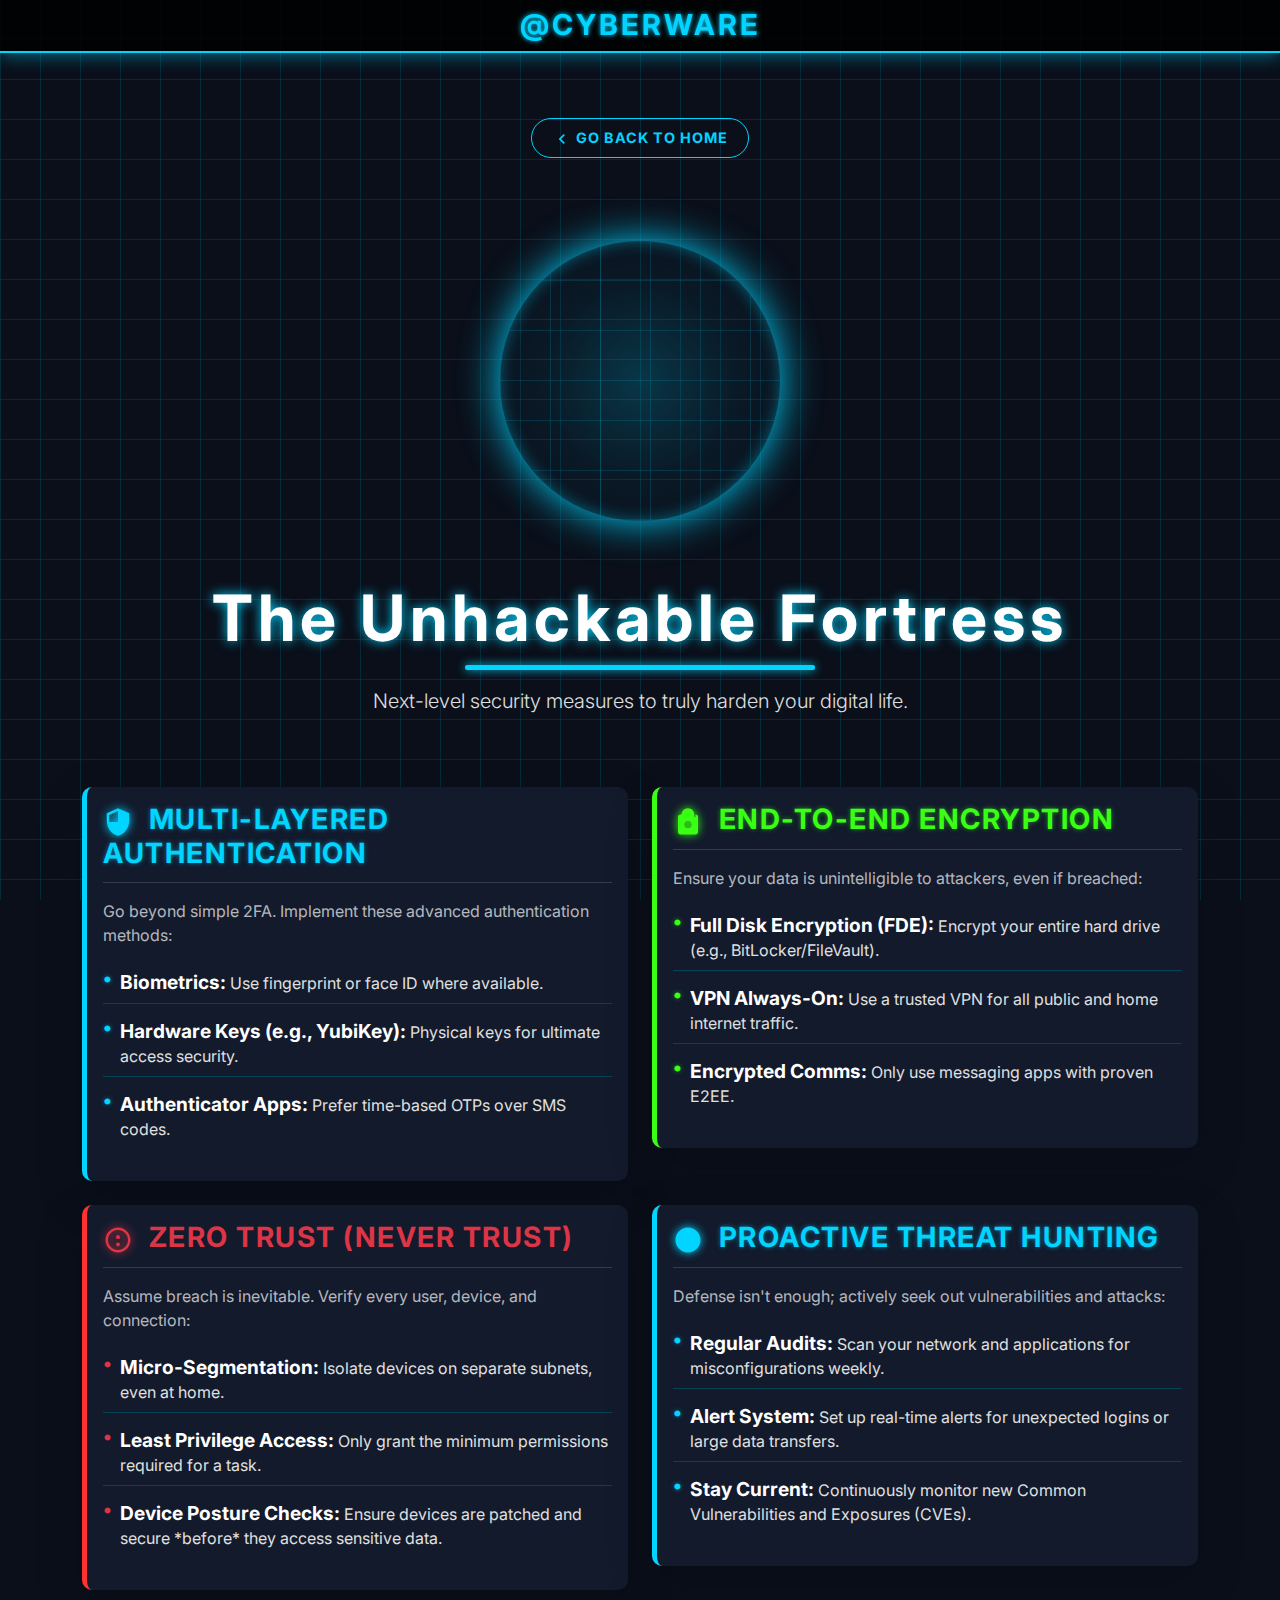
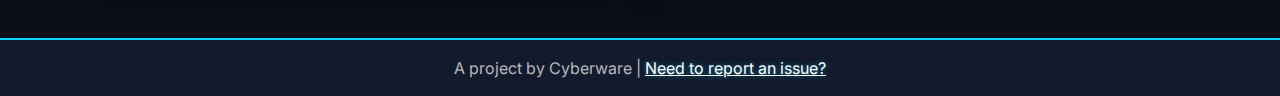
<file: unhackable.html>
<!DOCTYPE html>
<html lang="en">
<head>
    <meta charset="UTF-8">
    <meta name="viewport" content="width=device-width, initial-scale=1.0">
    <title>The Unhackable Fortress - Cyberware</title>

    <link rel="preconnect" href="https://fonts.googleapis.com">
    <link rel="preconnect" href="https://fonts.gstatic.com" crossorigin>
    <link 
        href="https://fonts.googleapis.com/css2?family=Inter:wght@100..900&display=swap" 
        rel="stylesheet">
    
    <link 
        href="https://cdn.jsdelivr.net/npm/bootstrap@5.3.3/dist/css/bootstrap.min.css" 
        rel="stylesheet" 
        integrity="sha384-QWTKZyjpPEjISv5WaRU9OFeRpok6YctnYmDr5pNlyT2bRjXh0JMhjY6hW+ALEwIH" 
        crossorigin="anonymous">

    <link rel="stylesheet" href="unhackable.css">
</head>
<body class="bg-dark">

    <header class="custom-navbar fixed-top">
        <div class="container-fluid d-flex justify-content-center">
            <h1 class="logo-text fw-bold">@CYBERWARE</h1>
        </div>
    </header>

    <main class="beware-container container-fluid py-5">
        <div class="unhackable-container container">
        
            <section class="unhackable-hero text-center mb-5">
                <a href="index.html" class="btn back-btn mb-5">
                    <svg xmlns="http://www.w3.org/2000/svg" height="20" viewBox="0 0 24 24" fill="currentColor">
                        <path d="M15.41 16.59L10.83 12L15.41 7.41L14 6L8 12L14 18L15.41 16.59Z"/>
                    </svg>
                    GO BACK TO HOME
                </a>
                
                <div class="hero-graphic-container mb-4">
                    <div class="globe-placeholder">
                        <div class="globe-center"></div>
                    </div>
                </div>

                <h2 id="unhackable-heading" class="display-3 fw-bolder mt-4 text-white">The Unhackable Fortress</h2>
                <div class="d-flex justify-content-center">
                    <div class="loading-bar-placeholder"></div>
                </div>
                <p class="lead text-light mt-3">Next-level security measures to truly harden your digital life.</p>
            </section>
            
            <div class="row g-4">
                
                <div class="col-lg-6">
                    <section class="unhackable-pillar">
                        <div class="card pillar-box placeholder-box box-info h-100 shadow-lg">
                            <div class="card-body">
                                <h3 class="card-title text-info-neon">
                                    <svg xmlns="http://www.w3.org/2000/svg" height="30" viewBox="0 0 24 24" fill="currentColor" class="me-2">
                                        <path d="M12 1L3 5V11C3 16.55 6.84 21.74 12 23C17.16 21.74 21 16.55 21 11V5L12 1ZM12 11.99H5V6.3L12 3.19V11.99ZM19 11.99V6.3L12 3.19V11.99H19Z"/>
                                    </svg>
                                    Multi-Layered Authentication
                                </h3>
                                <p class="card-text text-white-50">Go beyond simple 2FA. Implement these advanced authentication methods:</p>
                                <ul class="defense-list list-unstyled mt-3">
                                    <li class="d-flex mb-2">
                                        <strong class="text-info-neon me-2">•</strong>
                                        <p class="mb-0 text-light"><strong>Biometrics:</strong> Use fingerprint or face ID where available.</p>
                                    </li>
                                    <li class="d-flex mb-2">
                                        <strong class="text-info-neon me-2">•</strong>
                                        <p class="mb-0 text-light"><strong>Hardware Keys (e.g., YubiKey):</strong> Physical keys for ultimate access security.</p>
                                    </li>
                                    <li class="d-flex mb-2">
                                        <strong class="text-info-neon me-2">•</strong>
                                        <p class="mb-0 text-light"><strong>Authenticator Apps:</strong> Prefer time-based OTPs over SMS codes.</p>
                                    </li>
                                </ul>
                            </div>
                        </div>
                    </section>
                </div>
                
                <div class="col-lg-6">
                    <section class="unhackable-pillar">
                        <div class="card pillar-box placeholder-box box-success h-100 shadow-lg">
                            <div class="card-body">
                                <h3 class="card-title text-success-neon">
                                    <svg xmlns="http://www.w3.org/2000/svg" height="30" viewBox="0 0 24 24" fill="currentColor" class="me-2">
                                        <path d="M18 8H17V6C17 3.24 14.76 1 12 1S7 3.24 7 6H6C4.9 6 4 6.9 4 8V20C4 21.1 4.9 22 6 22H18C19.1 22 20 21.1 20 20V8C20 6.9 19.1 6 18 6V8ZM12 17C10.34 17 9 15.66 9 14S10.34 11 12 11S15 12.34 15 14S13.66 17 12 17Z"/>
                                    </svg>
                                    End-to-End Encryption
                                </h3>
                                <p class="card-text text-white-50">Ensure your data is unintelligible to attackers, even if breached:</p>
                                <ul class="defense-list list-unstyled mt-3">
                                    <li class="d-flex mb-2">
                                        <strong class="text-success-neon me-2">•</strong>
                                        <p class="mb-0 text-light"><strong>Full Disk Encryption (FDE):</strong> Encrypt your entire hard drive (e.g., BitLocker/FileVault).</p>
                                    </li>
                                    <li class="d-flex mb-2">
                                        <strong class="text-success-neon me-2">•</strong>
                                        <p class="mb-0 text-light"><strong>VPN Always-On:</strong> Use a trusted VPN for all public and home internet traffic.</p>
                                    </li>
                                    <li class="d-flex mb-2">
                                        <strong class="text-success-neon me-2">•</strong>
                                        <p class="mb-0 text-light"><strong>Encrypted Comms:</strong> Only use messaging apps with proven E2EE.</p>
                                    </li>
                                </ul>
                            </div>
                        </div>
                    </section>
                </div>
                
                <div class="col-lg-6">
                    <section class="unhackable-pillar">
                        <div class="card pillar-box placeholder-box box-danger h-100 shadow-lg">
                            <div class="card-body">
                                <h3 class="card-title text-danger">
                                    <svg xmlns="http://www.w3.org/2000/svg" height="30" viewBox="0 0 24 24" fill="currentColor" class="me-2">
                                        <path d="M12 2C6.48 2 2 6.48 2 12C2 17.52 6.48 22 12 22C17.52 22 22 17.52 22 12C22 6.48 17.52 2 12 2ZM12 20C7.59 20 4 16.41 4 12C4 7.59 7.59 4 12 4C16.41 4 20 7.59 20 12C20 16.41 16.41 20 12 20ZM12 17C12.83 17 13.5 16.33 13.5 15.5C13.5 14.67 12.83 14 12 14C11.17 14 10.5 14.67 10.5 15.5C10.5 16.33 11.17 17 12 17ZM12 8C11.17 8 10.5 8.67 10.5 9.5V11H13.5V9.5C13.5 8.67 12.83 8 12 8Z"/>
                                    </svg>
                                    Zero Trust (Never Trust)
                                </h3>
                                <p class="card-text text-white-50">Assume breach is inevitable. Verify every user, device, and connection:</p>
                                <ul class="defense-list list-unstyled mt-3">
                                    <li class="d-flex mb-2">
                                        <strong class="text-danger me-2">•</strong>
                                        <p class="mb-0 text-light"><strong>Micro-Segmentation:</strong> Isolate devices on separate subnets, even at home.</p>
                                    </li>
                                    <li class="d-flex mb-2">
                                        <strong class="text-danger me-2">•</strong>
                                        <p class="mb-0 text-light"><strong>Least Privilege Access:</strong> Only grant the minimum permissions required for a task.</p>
                                    </li>
                                    <li class="d-flex mb-2">
                                        <strong class="text-danger me-2">•</strong>
                                        <p class="mb-0 text-light"><strong>Device Posture Checks:</strong> Ensure devices are patched and secure *before* they access sensitive data.</p>
                                    </li>
                                </ul>
                            </div>
                        </div>
                    </section>
                </div>
                
                <div class="col-lg-6">
                    <section class="unhackable-pillar">
                        <div class="card pillar-box placeholder-box box-info h-100 shadow-lg">
                            <div class="card-body">
                                <h3 class="card-title text-info-neon">
                                    <svg xmlns="http://www.w3.org/2000/svg" height="30" viewBox="0 0 24 24" fill="currentColor" class="me-2">
                                        <path d="M12 2C6.48 2 2 6.48 2 12C2 17.52 6.48 22 12 22C17.52 22 22 17.52 22 12C22 6.48 17.52 2 12 2ZM13 19.93C15.86 19.38 18.25 17.16 19.31 14.49L16.6 13.06C15.75 15.28 13.62 16.92 11.14 16.92C9.43 16.92 7.8 16.03 6.78 14.59L4.41 15.76C5.64 18.73 8.52 20.92 12 20.92V19.93ZM12 4.07V3.08C8.52 3.08 5.64 5.27 4.41 8.24L6.78 9.41C7.8 7.97 9.43 7.08 11.14 7.08C13.62 7.08 15.75 8.72 16.6 10.94L19.31 9.51C18.25 6.84 15.86 4.62 13 4.07V4.07Z"/>
                                    </svg>
                                    Proactive Threat Hunting
                                </h3>
                                <p class="card-text text-white-50">Defense isn't enough; actively seek out vulnerabilities and attacks:</p>
                                <ul class="defense-list list-unstyled mt-3">
                                    <li class="d-flex mb-2">
                                        <strong class="text-info-neon me-2">•</strong>
                                        <p class="mb-0 text-light"><strong>Regular Audits:</strong> Scan your network and applications for misconfigurations weekly.</p>
                                    </li>
                                    <li class="d-flex mb-2">
                                        <strong class="text-info-neon me-2">•</strong>
                                        <p class="mb-0 text-light"><strong>Alert System:</strong> Set up real-time alerts for unexpected logins or large data transfers.</p>
                                    </li>
                                    <li class="d-flex mb-2">
                                        <strong class="text-info-neon me-2">•</strong>
                                        <p class="mb-0 text-light"><strong>Stay Current:</strong> Continuously monitor new Common Vulnerabilities and Exposures (CVEs).</p>
                                    </li>
                                </ul>
                            </div>
                        </div>
                    </section>
                </div>

            </div>
        </div>
    </main>

    <footer class="bottom-panel py-3 text-center">
        <p class="mb-0 text-white-50">A project by Cyberware | <a href="contact.html" class="text-white custom-neon-blue-text-link">Need to report an issue?</a></p>
    </footer>

    <script 
        src="https://cdn.jsdelivr.net/npm/bootstrap@5.3.3/dist/js/bootstrap.bundle.min.js" 
        integrity="sha384-YvpcrYf0tY3lHB60NNkmXc5s9fDVZLESaAA55NDzOxhy9GkcIdslK1eN7N6jIeHz" 
        crossorigin="anonymous">
    </script>
</body>
</html>
</file>
<file: app.css>
/* --- 1. Global & Variables --- */
:root {
    /* Rich, Professional Dark Colors */
    --bg-dark: #0A0F1A;
    --text-light: #E0E0E0;   
    --surface-dark: #121A2C; 
    --neon-blue: #00D4FF;   /* Info/Primary */
    --neon-green: #39FF14;  /* Success */
    --neon-red: #FF3131;    /* Danger */
    --circuit-color: #004455; /* Subtle Grid Color */
    
    --font-primary: 'Inter', sans-serif;
}

body {
    background-color: var(--bg-dark);
    color: var(--text-light); /* Base body text color */
    font-family: var(--font-primary);
    min-height: 100vh;
    display: flex;
    flex-direction: column;
    overflow-x: hidden;
    padding-top: 65px; 
}

/* Base Link & Text Styling */
a {
    color: var(--neon-blue);
    text-decoration: none;
    transition: color 0.3s;
}
a:hover {
    color: var(--neon-green);
}
.text-light, .text-white-50, .text-muted {
    color: var(--text-light) !important;
}
.custom-neon-blue-text {
    color: var(--neon-blue) !important;
    text-shadow: 0 0 8px rgba(0, 212, 255, 0.5);
}
.custom-neon-blue-text-link {
    color: var(--neon-blue);
}
.custom-neon-blue-text-link:hover {
    color: var(--neon-green) !important;
    text-shadow: 0 0 8px rgba(57, 255, 20, 0.8);
}
.text-success-neon {
    color: var(--neon-green) !important;
    text-shadow: 0 0 5px rgba(57, 255, 20, 0.5);
}
.text-danger-neon {
    color: var(--neon-red) !important;
    text-shadow: 0 0 5px rgba(255, 49, 49, 0.5);
}
.text-info-neon {
    color: var(--neon-blue) !important;
    text-shadow: 0 0 5px rgba(0, 212, 255, 0.5);
}

/* --- 2. Background Grid --- */
.bg-dark {
    background-image: 
        repeating-linear-gradient(0deg, var(--circuit-color) 0, transparent 1px, transparent 40px),
        repeating-linear-gradient(90deg, var(--circuit-color) 0, transparent 1px, transparent 40px);
    background-size: 40px 40px;
    background-attachment: fixed;
    background-color: var(--bg-dark) !important;
}

/* --- 3. Fixed Header and Back Button --- */
.custom-navbar {
    background-color: rgba(0, 0, 0, 0.85) !important; 
    border-bottom: 2px solid var(--neon-blue);
    box-shadow: 0 0 20px rgba(0, 212, 255, 0.6);
    z-index: 1030;
}
.custom-navbar .logo-text {
    letter-spacing: 3px;
    font-size: 1.8rem;
    text-transform: uppercase;
    color: var(--neon-blue);
    text-shadow: 0 0 5px var(--neon-blue);
}
/* Back Button Styling */
.back-btn {
    border-radius: 25px;
    font-size: 0.9rem;
    padding: 8px 20px;
    font-weight: bold;
    color: var(--neon-blue) !important;
    border-color: var(--neon-blue) !important;
    background: transparent;
    transition: all 0.3s;
    text-transform: uppercase;
    letter-spacing: 1px;
}
.back-btn:hover {
    background-color: var(--neon-blue) !important;
    color: var(--bg-dark) !important;
    box-shadow: 0 0 15px var(--neon-green), inset 0 0 10px var(--neon-green);
    border-color: var(--neon-green) !important;
    transform: translateY(-2px);
}
.back-btn svg {
    fill: currentColor;
}

/* --- 4. Mobile App Specific Styles --- */

#app-heading {
    letter-spacing: 5px;
    color: white; 
    text-shadow: 0 0 15px var(--neon-blue), 0 0 8px var(--neon-green);
}

/* NEW: Styling for SVG App Icons */
.app-icon-svg {
    width: 150px; /* Adjust size as needed */
    height: 50px; /* Adjust size as needed */
    color: var(--neon-blue); /* Default neon blue color */
    filter: drop-shadow(0 0 5px rgba(0, 212, 255, 0.5)); /* Subtle neon glow */
    transition: all 0.3s ease-in-out;
}

.app-icon-svg:hover {
    color: var(--neon-green); /* Change color on hover */
    filter: drop-shadow(0 0 8px rgba(57, 255, 20, 0.8)); /* Stronger glow on hover */
    transform: translateY(-2px); /* Slight lift on hover */
}


/* Form Panel */
.waitlist-panel {
    background-color: var(--surface-dark);
    border: 1px solid var(--neon-blue);
    border-radius: 10px;
    box-shadow: 0 0 15px rgba(0, 212, 255, 0.4);
}

/* Success Panel - Highlighted Green for Confirmation */
.success-panel {
    background-color: var(--surface-dark);
    border: 1px solid var(--neon-green); /* Green border */
    border-radius: 10px;
    box-shadow: 0 0 15px rgba(57, 255, 20, 0.6); /* Green shadow */
}

.form-label {
    color: var(--text-light);
}

.form-control, textarea.form-control {
    background-color: rgba(255, 255, 255, 0.05);
    border: 1px solid rgba(0, 212, 255, 0.3);
    color: white !important; 
    transition: all 0.3s;
}

.form-control::placeholder {
    color: rgba(255, 255, 255, 0.5) !important; 
}

.form-control:focus {
    background-color: rgba(255, 255, 255, 0.1);
    border-color: var(--neon-green);
    box-shadow: 0 0 8px rgba(57, 255, 20, 0.6);
    color: white !important;
}

/* Waitlist Submit Button */
.btn-waitlist {
    background-color: var(--neon-blue);
    color: var(--bg-dark);
    border: none;
    transition: all 0.3s;
    text-transform: uppercase;
    letter-spacing: 1px;
    font-size: 1.1rem;
}

.btn-waitlist:hover {
    background-color: var(--neon-blue);
    color: var(--bg-dark);
    box-shadow: 0 0 20px var(--neon-blue);
    transform: scale(1.02);
}

/* Footer */
.bottom-panel {
    background-color: var(--surface-dark) !important;
    border-top: 2px solid var(--neon-blue);
    position: relative;
    z-index: 10;
    margin-top: auto;
}
</file>
<file: beware.css>
/* --- 1. Global & Variables --- */
:root {
    /* Rich, Professional Dark Colors */
    --bg-dark: #0A0F1A;
    --text-light: #E0E0E0; /* Added: Clear light text color */
    --surface-dark: #121A2C; /* Added: Dark background for elements/cards */
    --neon-blue: #00D4FF; /* Info/Primary */
    --neon-green: #39FF14; /* Hover/Success */
    --neon-red: #FF3131; /* Danger/Warning */
    --circuit-color: #004455; /* Subtle Grid Color */
    
    /* Content Box Colors - Mapped to Bootstrap/Security themes */
    --color-danger: var(--neon-red);
    --color-success: var(--neon-green);
    --color-info: var(--neon-blue);
    
    --font-primary: 'Inter', sans-serif;
}

body {
    background-color: var(--bg-dark);
    color: var(--text-light); /* Base text is light */
    font-family: var(--font-primary);
    min-height: 100vh;
    display: flex;
    flex-direction: column;
    overflow-x: hidden; /* Prevents horizontal scroll from neon glows */
    
    /* CRUCIAL FOR FIXED HEADER: Push content down */
    padding-top: 65px; 
}

/* Custom Text Classes for Neon Color Control */
.custom-neon-blue-text {
    color: var(--neon-blue) !important;
    text-shadow: 0 0 8px rgba(0, 212, 255, 0.5); /* Softened shadow */
    transition: all 0.3s;
}

.custom-neon-blue-text-link {
    color: var(--neon-blue);
    text-shadow: 0 0 5px rgba(0, 212, 255, 0.5);
}

.custom-neon-blue-text-link:hover {
    color: var(--neon-green) !important;
    text-shadow: 0 0 8px rgba(57, 255, 20, 0.8);
}

.text-success-neon {
    color: var(--color-success) !important;
    text-shadow: 0 0 5px rgba(57, 255, 20, 0.5);
}

.text-info-neon {
    color: var(--color-info) !important;
    text-shadow: 0 0 5px rgba(0, 212, 255, 0.5);
}

/* --- 2. Background Grid (Applied to body via .bg-dark) --- */

.bg-dark {
    background-image: 
        /* Vertical Lines */
        repeating-linear-gradient(0deg, var(--circuit-color) 0, transparent 1px, transparent 40px),
        /* Horizontal Lines */
        repeating-linear-gradient(90deg, var(--circuit-color) 0, transparent 1px, transparent 40px);
    background-size: 40px 40px;
    background-attachment: fixed;
    background-color: var(--bg-dark) !important;
}

/* --- 3. Fixed Header and Navigation --- */
.custom-navbar { /* Target the class used in HTML */
    /* ADJUSTED OPACITY: Changed 0.95 to 0.85 (85% opaque, 15% transparent) */
    background-color: rgba(0, 0, 0, 0.85) !important; 
    border-bottom: 2px solid var(--neon-blue);
    box-shadow: 0 0 20px rgba(0, 212, 255, 0.6); 
    width: 100%;
    z-index: 1030; 
}

.custom-navbar .logo-text {
    letter-spacing: 3px;
    font-size: 1.8rem;
    text-transform: uppercase;
    color: var(--neon-blue);
    text-shadow: 0 0 5px var(--neon-blue);
    margin-top: 0.5rem;
    margin-bottom: 0.5rem;
}

.beware-container {
    flex-grow: 1;
    position: relative;
    z-index: 2; 
}

/* Back Button Styling */
.back-btn {
    border-radius: 25px;
    font-size: 0.9rem;
    padding: 8px 20px;
    font-weight: bold;
    color: var(--neon-blue) !important;
    border-color: var(--neon-blue) !important;
    background: transparent;
    transition: all 0.3s;
    text-transform: uppercase;
    letter-spacing: 1px;
}

.back-btn:hover {
    background-color: var(--neon-blue) !important;
    color: var(--bg-dark) !important;
    box-shadow: 0 0 15px var(--neon-green), inset 0 0 10px var(--neon-green); /* Added inset for depth */
    border-color: var(--neon-green) !important; /* Change border color on hover */
    transform: translateY(-2px);
}

.back-btn svg {
    width: 20px;
    height: 20px;
    fill: currentColor;
}

/* --- 4. Hero Section --- */

.hero-image-container {
    /* FIXED: Using a reliable, simple placeholder service for guaranteed image display */
    background-image: 
        /* Overlay to darken and add blue/red tint */
        linear-gradient(rgba(18, 26, 44, 0.7), rgba(18, 26, 44, 0.7)), 
        /* New Image URL: Simple cyber-style circuit board graphic */
        url('https://picsum.photos/seed/cyberware-alert/1000/300'); 
        
    background-size: cover;
    background-position: center;
    height: 280px; 
    border-radius: 12px;
    border: 3px solid var(--neon-red);
    box-shadow: 0 0 25px rgba(255, 49, 49, 0.6);
    transition: transform 0.4s, box-shadow 0.4s;
    position: relative;
    
    /* Filter to unify the image with the neon theme */
    filter: sepia(30%) saturate(150%) hue-rotate(330deg) brightness(1.2); 
}

.hero-image-container:hover {
    transform: scale(1.01);
    box-shadow: 0 0 35px rgba(255, 49, 49, 0.8); /* Stronger pulse on hover */
    filter: sepia(20%) saturate(120%) hue-rotate(320deg) brightness(1.3); /* Slight change on hover */
}

#beware-heading {
    letter-spacing: 5px;
    text-shadow: 0 0 15px var(--neon-red), 0 0 8px var(--neon-blue); /* Stronger glow */
}

/* --- 5. Content Boxes (Cards) --- */

.placeholder-box {
    background-color: var(--surface-dark); /* Use the new surface dark variable */
    border: none; /* Remove subtle white border as border-left will handle styling */
    border-radius: 10px;
    transition: all 0.3s ease-in-out;
    box-shadow: 0 4px 10px rgba(0, 0, 0, 0.5); /* Add subtle lift shadow */
}

.placeholder-box:hover {
    transform: translateY(-4px); /* Slightly stronger lift */
    box-shadow: 0 8px 20px rgba(0, 0, 0, 0.7);
}

.placeholder-box h3 {
    font-weight: 700;
    text-transform: uppercase;
    border-bottom: 1px solid rgba(255, 255, 255, 0.15); /* Slightly clearer separator line */
    padding-bottom: 0.75rem;
    margin-bottom: 1rem;
    letter-spacing: 1.5px;
}

.placeholder-box h3 svg {
    filter: drop-shadow(0 0 5px currentColor); /* Apply shadow based on the text color */
}

/* Danger Box (Threats) */
.box-danger { 
    border-left: 5px solid var(--color-danger); 
}
.box-danger:hover { 
    box-shadow: 0 0 20px rgba(255, 49, 49, 0.8), 0 0 5px var(--color-danger); /* Added inner glow */
}

/* Success Box (Practices) */
.box-success { 
    border-left: 5px solid var(--color-success); 
}
.box-success:hover { 
    box-shadow: 0 0 20px rgba(57, 255, 20, 0.8), 0 0 5px var(--color-success);
}

/* Info Box (Resources) */
.box-info { 
    border-left: 5px solid var(--color-info); 
}
.box-info:hover { 
    box-shadow: 0 0 20px rgba(0, 212, 255, 0.8), 0 0 5px var(--color-info);
}

/* --- 6. List and Link Styling --- */

.svg-icon-size {
    width: 18px;
    height: 18px;
}

.threat-list li, .resource-links li {
    padding-top: 10px; /* Increased padding */
    padding-bottom: 10px;
    border-bottom: 1px dashed rgba(255, 255, 255, 0.1); 
    color: var(--text-light); 
}
.threat-list li:last-child, .resource-links li:last-child, .best-practices li:last-child {
    border-bottom: none;
}
.threat-list strong {
    color: white; 
}

/* Custom Ordered List for Best Practices */
.best-practices {
    list-style-type: none;
    padding-left: 0;
    counter-reset: item;
}

.best-practices li {
    padding: 10px 0;
    position: relative;
    padding-left: 40px; /* Increased space for custom number */
    border-bottom: 1px dashed rgba(255, 255, 255, 0.1);
}

.best-practices li::before {
    content: counter(item, decimal);
    counter-increment: item;
    position: absolute;
    left: 0;
    top: 8px; /* Adjusted vertical alignment */
    width: 28px; /* Slightly larger circle */
    height: 28px;
    line-height: 28px;
    text-align: center;
    background: var(--color-success);
    color: var(--bg-dark); 
    border-radius: 50%;
    font-size: 1.1rem; /* Slightly larger number */
    font-weight: bold;
    box-shadow: 0 0 8px var(--neon-green);
}

/* Resource Links */
.resource-links a {
    text-decoration: none;
    font-weight: bold;
    display: inline-flex;
    align-items: center;
    transition: all 0.3s;
}

.resource-links a:hover {
    color: var(--neon-green) !important;
    text-shadow: 0 0 5px var(--neon-green);
}

.external-link-icon {
    width: 16px;
    height: 16px;
    fill: currentColor;
    margin-left: 0.5rem;
}

/* --- 7. Footer Styling --- */
.bottom-panel {
    background-color: var(--surface-dark) !important; /* Use a consistent dark tone */
    border-top: 2px solid var(--neon-blue);
    position: relative;
    z-index: 10;
    margin-top: auto; /* Ensures footer is at the bottom */
}
</file>
<file: community.css>
/* --- 1. Global & Variables --- */
:root {
    /* Rich, Professional Dark Colors */
    --bg-dark: #0A0F1A;
    --text-light: #E0E0E0;   /* Defined light text color for visibility */
    --surface-dark: #121A2C; 
    --neon-blue: #00D4FF;   /* Info/Primary */
    --neon-green: #39FF14;  /* Hover/Success */
    --neon-red: #FF3131;    /* Danger/Warning */
    --circuit-color: #004455; /* Subtle Grid Color */
    
    --font-primary: 'Inter', sans-serif;
}

body {
    background-color: var(--bg-dark);
    color: var(--text-light); 
    font-family: var(--font-primary);
    min-height: 100vh;
    display: flex;
    flex-direction: column;
    overflow-x: hidden;
    
    /* CRUCIAL FOR FIXED HEADER */
    padding-top: 65px; 
}

/* Base Link Styling */
a {
    color: var(--neon-blue);
    text-decoration: none;
    transition: color 0.3s;
}
a:hover {
    color: var(--neon-green);
}

/* Custom Text Classes for Neon Color Control */
/* Ensure generic text classes are visible */
.text-light, .text-white-50 {
    color: var(--text-light) !important;
}

.custom-neon-blue-text {
    color: var(--neon-blue) !important;
    text-shadow: 0 0 8px rgba(0, 212, 255, 0.5);
}
.custom-neon-blue-text-link {
    color: var(--neon-blue);
}
.custom-neon-blue-text-link:hover {
    color: var(--neon-green) !important;
    text-shadow: 0 0 8px rgba(57, 255, 20, 0.8);
}
.text-success-neon {
    color: var(--neon-green) !important;
    text-shadow: 0 0 5px rgba(57, 255, 20, 0.5);
}
.text-info-neon {
    color: var(--neon-blue) !important;
    text-shadow: 0 0 5px rgba(0, 212, 255, 0.5);
}

/* --- 2. Background Grid (Applied to body via .bg-dark) --- */

.bg-dark {
    background-image: 
        /* Vertical Lines */
        repeating-linear-gradient(0deg, var(--circuit-color) 0, transparent 1px, transparent 40px),
        /* Horizontal Lines */
        repeating-linear-gradient(90deg, var(--circuit-color) 0, transparent 1px, transparent 40px);
    background-size: 40px 40px;
    background-attachment: fixed;
    background-color: var(--bg-dark) !important;
}

/* --- 3. Fixed Header and Navigation --- */
.custom-navbar {
    /* Slightly transparent background (0.85) */
    background-color: rgba(0, 0, 0, 0.85) !important; 
    border-bottom: 2px solid var(--neon-blue);
    box-shadow: 0 0 20px rgba(0, 212, 255, 0.6);
    z-index: 1030;
}

.custom-navbar .logo-text {
    letter-spacing: 3px;
    font-size: 1.8rem;
    text-transform: uppercase;
    color: var(--neon-blue);
    text-shadow: 0 0 5px var(--neon-blue);
}

/* Back Button Styling */
.back-btn {
    border-radius: 25px;
    font-size: 0.9rem;
    padding: 8px 20px;
    font-weight: bold;
    color: var(--neon-blue) !important;
    border-color: var(--neon-blue) !important;
    background: transparent;
    transition: all 0.3s;
    text-transform: uppercase;
    letter-spacing: 1px;
}

.back-btn:hover {
    background-color: var(--neon-blue) !important;
    color: var(--bg-dark) !important;
    box-shadow: 0 0 15px var(--neon-green), inset 0 0 10px var(--neon-green);
    border-color: var(--neon-green) !important;
    transform: translateY(-2px);
}

.back-btn svg {
    fill: currentColor;
}

/* --- 4. Community Specific Styles --- */

#community-heading {
    letter-spacing: 5px;
    color: white; 
    text-shadow: 0 0 15px var(--neon-green), 0 0 8px var(--neon-blue);
}

/* Post Submission Form */
.submission-panel {
    background-color: var(--surface-dark);
    border: 1px solid var(--neon-blue);
    border-radius: 10px;
    box-shadow: 0 0 15px rgba(0, 212, 255, 0.4);
    height: fit-content;
}

.submission-panel h3 {
    color: var(--neon-blue);
    text-shadow: 0 0 5px var(--neon-blue);
}

.form-label {
    color: var(--text-light); /* Ensure form labels are visible */
}

.form-control {
    background-color: rgba(255, 255, 255, 0.05);
    border: 1px solid rgba(0, 212, 255, 0.3);
    color: var(--text-light); /* Make input text visible */
    transition: all 0.3s;
}

.form-control::placeholder {
    color: rgba(255, 255, 255, 0.5); /* Make placeholder text lighter */
}

.form-control:focus {
    background-color: rgba(255, 255, 255, 0.1);
    border-color: var(--neon-green);
    box-shadow: 0 0 8px rgba(57, 255, 20, 0.6);
    color: white;
}

.btn-submit {
    background-color: var(--neon-green);
    color: var(--bg-dark);
    border: none;
    transition: all 0.3s;
    text-transform: uppercase;
    letter-spacing: 1px;
}

.btn-submit:hover {
    background-color: var(--neon-green);
    color: var(--bg-dark);
    box-shadow: 0 0 20px var(--neon-green);
    transform: scale(1.02);
}

/* Community Feed Posts */
.post-item {
    background-color: var(--surface-dark);
    border-left: 5px solid;
    border-radius: 8px;
    transition: transform 0.3s, box-shadow 0.3s;
    color: var(--text-light);
}

.post-item:hover {
    transform: translateY(-2px);
    box-shadow: 0 8px 15px rgba(0, 0, 0, 0.6);
}

.post-tag {
    font-size: 0.75rem;
    padding: 0.4rem 0.6rem;
    border-radius: 3px;
    opacity: 0.9;
}

.post-danger { border-left-color: var(--neon-red); }
.post-tip { border-left-color: var(--neon-green); }
.post-question { border-left-color: var(--neon-blue); }

.post-danger:hover { box-shadow: 0 0 10px rgba(255, 49, 49, 0.5); }
.post-tip:hover { box-shadow: 0 0 10px rgba(57, 255, 20, 0.5); }
.post-question:hover { box-shadow: 0 0 10px rgba(0, 212, 255, 0.5); }

/* --- 5. Modal Styles (Confirmation Panel) --- */

.custom-modal-content {
    background-color: var(--surface-dark);
    border: 2px solid var(--neon-blue);
    border-radius: 10px;
    box-shadow: 0 0 25px rgba(0, 212, 255, 0.7);
    color: var(--text-light);
}

.modal-header {
    border-bottom: 1px solid rgba(0, 212, 255, 0.5);
}

.modal-title {
    color: var(--neon-blue);
    font-weight: bold;
}

.btn-close-white {
    filter: invert(1) grayscale(100%) brightness(200%); 
}

.modal-footer .btn-outline-info {
    color: var(--neon-blue);
    border-color: var(--neon-blue);
}
.modal-footer .btn-outline-info:hover {
    background-color: var(--neon-blue);
    color: var(--bg-dark);
}

.modal-footer .btn-success {
    background-color: var(--neon-green);
    border-color: var(--neon-green);
    color: var(--bg-dark);
    font-weight: bold;
    transition: box-shadow 0.3s;
}

.modal-footer .btn-success:hover {
    box-shadow: 0 0 10px var(--neon-green);
    background-color: var(--neon-green);
    border-color: var(--neon-green);
}

/* Alert inside modal */
.alert-warning {
    background-color: #333300; 
    color: #FFD700; 
    border-color: #FFD700;
}

/* Footer */
.bottom-panel {
    background-color: var(--surface-dark) !important;
    border-top: 2px solid var(--neon-blue);
    position: relative;
    z-index: 10;
    margin-top: auto;
}
</file>
<file: contact.css>
/* --- 1. Global & Variables --- */
:root {
    /* Rich, Professional Dark Colors */
    --bg-dark: #0A0F1A;
    --text-light: #E0E0E0;   
    --surface-dark: #121A2C; 
    --neon-blue: #00D4FF;   /* Info/Primary */
    --neon-green: #39FF14;  /* Success */
    --neon-red: #FF3131;    /* Danger */
    --circuit-color: #004455; /* Subtle Grid Color */
    
    --font-primary: 'Inter', sans-serif;
}

body {
    background-color: var(--bg-dark);
    color: var(--text-light); /* Base body text color */
    font-family: var(--font-primary);
    min-height: 100vh;
    display: flex;
    flex-direction: column;
    overflow-x: hidden;
    padding-top: 65px; 
}

/* Base Link & Text Styling */
a {
    color: var(--neon-blue);
    text-decoration: none;
    transition: color 0.3s;
}
a:hover {
    color: var(--neon-green);
}
.text-light, .text-white-50, .text-muted {
    color: var(--text-light) !important;
}
.custom-neon-blue-text {
    color: var(--neon-blue) !important;
    text-shadow: 0 0 8px rgba(0, 212, 255, 0.5);
}
.custom-neon-blue-text-link {
    color: var(--neon-blue);
}
.custom-neon-blue-text-link:hover {
    color: var(--neon-green) !important;
    text-shadow: 0 0 8px rgba(57, 255, 20, 0.8);
}
.text-success-neon {
    color: var(--neon-green) !important;
    text-shadow: 0 0 5px rgba(57, 255, 20, 0.5);
}
.text-danger-neon {
    color: var(--neon-red) !important;
    text-shadow: 0 0 5px rgba(255, 49, 49, 0.5);
}
.text-info-neon {
    color: var(--neon-blue) !important;
    text-shadow: 0 0 5px rgba(0, 212, 255, 0.5);
}

/* --- 2. Background Grid --- */
.bg-dark {
    background-image: 
        repeating-linear-gradient(0deg, var(--circuit-color) 0, transparent 1px, transparent 40px),
        repeating-linear-gradient(90deg, var(--circuit-color) 0, transparent 1px, transparent 40px);
    background-size: 40px 40px;
    background-attachment: fixed;
    background-color: var(--bg-dark) !important;
}

/* --- 3. Fixed Header and Back Button --- */
.custom-navbar {
    background-color: rgba(0, 0, 0, 0.85) !important; 
    border-bottom: 2px solid var(--neon-blue);
    box-shadow: 0 0 20px rgba(0, 212, 255, 0.6);
    z-index: 1030;
}
.custom-navbar .logo-text {
    letter-spacing: 3px;
    font-size: 1.8rem;
    text-transform: uppercase;
    color: var(--neon-blue);
    text-shadow: 0 0 5px var(--neon-blue);
}
/* Back Button Styling */
.back-btn {
    border-radius: 25px;
    font-size: 0.9rem;
    padding: 8px 20px;
    font-weight: bold;
    color: var(--neon-blue) !important;
    border-color: var(--neon-blue) !important;
    background: transparent;
    transition: all 0.3s;
    text-transform: uppercase;
    letter-spacing: 1px;
}
.back-btn:hover {
    background-color: var(--neon-blue) !important;
    color: var(--bg-dark) !important;
    box-shadow: 0 0 15px var(--neon-green), inset 0 0 10px var(--neon-green);
    border-color: var(--neon-green) !important;
    transform: translateY(-2px);
}
.back-btn svg {
    fill: currentColor;
}

/* --- 4. Contact Specific Styles --- */

#contact-heading {
    letter-spacing: 5px;
    color: white; 
    text-shadow: 0 0 15px var(--neon-blue), 0 0 8px var(--neon-green);
}

/* Form and Info Panels (Using common surface-dark style) */
.contact-form-panel, .contact-info-panel {
    background-color: var(--surface-dark);
    border: 1px solid var(--neon-blue);
    border-radius: 10px;
    box-shadow: 0 0 15px rgba(0, 212, 255, 0.4);
    color: var(--text-light) !important;
}

.form-label {
    color: var(--text-light);
}

.form-control, textarea.form-control {
    background-color: rgba(255, 255, 255, 0.05);
    border: 1px solid rgba(0, 212, 255, 0.3);
    color: white !important; 
    transition: all 0.3s;
    resize: vertical; 
}

.form-control::placeholder {
    color: rgba(255, 255, 255, 0.5) !important; 
}

.form-control:focus {
    background-color: rgba(255, 255, 255, 0.1);
    border-color: var(--neon-green);
    box-shadow: 0 0 8px rgba(57, 255, 20, 0.6);
    color: white !important;
}

/* Contact Submit Button */
.btn-contact {
    background-color: var(--neon-blue);
    color: var(--bg-dark);
    border: none;
    transition: all 0.3s;
    text-transform: uppercase;
    letter-spacing: 1px;
    font-size: 1.1rem;
}

.btn-contact:hover {
    background-color: var(--neon-blue);
    color: var(--bg-dark);
    box-shadow: 0 0 20px var(--neon-blue);
    transform: scale(1.02);
}

/* Footer */
.bottom-panel {
    background-color: var(--surface-dark) !important;
    border-top: 2px solid var(--neon-blue);
    position: relative;
    z-index: 10;
    margin-top: auto;
}
</file>
<file: cybernews.css>
/* --- 1. Global & Variables --- */
:root {
    /* Rich, Professional Dark Colors */
    --bg-dark: #0A0F1A;
    --text-light: #E0E0E0;  
    --surface-dark: #121A2C; 
    --neon-blue: #00D4FF; 
    --neon-green: #39FF14;
    --neon-red: #FF3131;
    --circuit-color: #004455;
    
    --font-primary: 'Inter', sans-serif;
}

body {
    background-color: var(--bg-dark);
    color: var(--text-light); 
    font-family: var(--font-primary);
    min-height: 100vh;
    display: flex;
    flex-direction: column;
    overflow-x: hidden;
    padding-top: 65px; 
}

/* Base Link & Text Styling */
a {
    color: var(--neon-blue);
    text-decoration: none;
    transition: color 0.3s;
}
a:hover {
    color: var(--neon-green);
}
.text-light, .text-white-50 {
    color: var(--text-light) !important;
}
.custom-neon-blue-text {
    color: var(--neon-blue) !important;
    text-shadow: 0 0 8px rgba(0, 212, 255, 0.5);
}
.custom-neon-blue-text-link {
    color: var(--neon-blue);
}
.custom-neon-blue-text-link:hover {
    color: var(--neon-green) !important;
    text-shadow: 0 0 8px rgba(57, 255, 20, 0.8);
}
.text-info-neon {
    color: var(--neon-blue) !important;
    text-shadow: 0 0 5px rgba(0, 212, 255, 0.5);
}
.text-neon-blue {
    color: var(--neon-blue) !important;
}

/* --- 2. Background Grid (Applied to body via .bg-dark) --- */

.bg-dark {
    background-image: 
        repeating-linear-gradient(0deg, var(--circuit-color) 0, transparent 1px, transparent 40px),
        repeating-linear-gradient(90deg, var(--circuit-color) 0, transparent 1px, transparent 40px);
    background-size: 40px 40px;
    background-attachment: fixed;
    background-color: var(--bg-dark) !important;
}

/* --- 3. Fixed Header and Back Button --- */

.custom-navbar {
    background-color: rgba(0, 0, 0, 0.85) !important; 
    border-bottom: 2px solid var(--neon-blue);
    box-shadow: 0 0 20px rgba(0, 212, 255, 0.6);
    z-index: 1030;
}

.custom-navbar .logo-text {
    letter-spacing: 3px;
    font-size: 1.8rem;
    text-transform: uppercase;
    color: var(--neon-blue);
    text-shadow: 0 0 5px var(--neon-blue);
}

/* Back Button Styling */
.back-btn {
    border-radius: 25px;
    font-size: 0.9rem;
    padding: 8px 20px;
    font-weight: bold;
    color: var(--neon-blue) !important;
    border-color: var(--neon-blue) !important;
    background: transparent;
    transition: all 0.3s;
    text-transform: uppercase;
    letter-spacing: 1px;
}

.back-btn:hover {
    background-color: var(--neon-blue) !important;
    color: var(--bg-dark) !important;
    box-shadow: 0 0 15px var(--neon-green), inset 0 0 10px var(--neon-green);
    border-color: var(--neon-green) !important;
    transform: translateY(-2px);
}

.back-btn svg {
    fill: currentColor;
}

/* --- 4. News Feed Specific Styles --- */

#news-heading {
    letter-spacing: 5px;
    color: white; 
    text-shadow: 0 0 15px var(--neon-red), 0 0 8px var(--neon-blue);
}

/* News Article Card */
.article-card {
    background-color: var(--surface-dark);
    border: 1px solid rgba(0, 212, 255, 0.2);
    border-left: 5px solid var(--neon-red);
    border-radius: 10px;
    transition: all 0.3s;
    height: 100%; 
    display: flex;
    flex-direction: column;
}

.article-card:hover {
    box-shadow: 0 0 15px rgba(255, 49, 49, 0.6);
    transform: translateY(-3px);
    border-left-color: var(--neon-green);
}

/* New: Image Container and Styling */
.article-img-container {
    width: 100%;
    height: 180px;
    overflow: hidden;
    border-radius: 8px 8px 0 0;
    margin-bottom: 15px;
}

.article-img-container img {
    width: 100%;
    height: 100%;
    object-fit: cover;
    /* Apply a duotone/dark high-tech filter for aesthetic consistency */
    filter: brightness(0.7) contrast(1.2) grayscale(30%) sepia(20%) hue-rotate(180deg);
    transition: filter 0.3s;
}

.article-card-body {
    padding: 0 20px 20px 20px;
    display: flex;
    flex-direction: column;
    flex-grow: 1;
}

.article-card-title {
    color: var(--neon-blue);
    font-weight: bold;
    font-size: 1.25rem;
    text-shadow: 0 0 5px rgba(0, 212, 255, 0.3);
}

.article-card p {
    font-size: 0.9rem;
    color: var(--text-light);
    opacity: 0.85;
}

.read-more-link {
    color: var(--neon-green);
    font-weight: bold;
    text-transform: uppercase;
    letter-spacing: 1px;
    margin-top: auto; /* Push the link to the bottom */
    display: inline-block;
    padding-top: 10px;
}
.read-more-link:hover {
    color: var(--neon-blue);
}

.article-meta {
    font-size: 0.8rem;
    opacity: 0.7;
    margin-bottom: 5px;
}

/* Spinner Styling */
.spinner-border {
    color: var(--neon-blue) !important;
    width: 3rem;
    height: 3rem;
    border-width: 0.3em;
}

/* Footer */
.bottom-panel {
    background-color: var(--surface-dark) !important;
    border-top: 2px solid var(--neon-blue);
    position: relative;
    z-index: 10;
    margin-top: auto;
}
</file>
<file: inquiries.css>
/* --- 1. Global & Variables --- */
:root {
    /* Rich, Professional Dark Colors */
    --bg-dark: #0A0F1A;
    --text-light: #E0E0E0;   
    --surface-dark: #121A2C; 
    --neon-blue: #00D4FF;   /* Info/Primary */
    --neon-green: #39FF14;  /* Success */
    --neon-red: #FF3131;    /* Danger */
    --circuit-color: #004455; /* Subtle Grid Color */
    
    --font-primary: 'Inter', sans-serif;
}

body {
    background-color: var(--bg-dark);
    color: var(--text-light); /* Base body text color */
    font-family: var(--font-primary);
    min-height: 100vh;
    display: flex;
    flex-direction: column;
    overflow-x: hidden;
    padding-top: 65px; 
}

/* Base Link & Text Styling */
a {
    color: var(--neon-blue);
    text-decoration: none;
    transition: color 0.3s;
}
a:hover {
    color: var(--neon-green);
}
.text-light, .text-white-50, .text-muted {
    color: var(--text-light) !important;
}
.custom-neon-blue-text {
    color: var(--neon-blue) !important;
    text-shadow: 0 0 8px rgba(0, 212, 255, 0.5);
}
.custom-neon-blue-text-link {
    color: var(--neon-blue);
}
.custom-neon-blue-text-link:hover {
    color: var(--neon-green) !important;
    text-shadow: 0 0 8px rgba(57, 255, 20, 0.8);
}
.text-success-neon {
    color: var(--neon-green) !important;
    text-shadow: 0 0 5px rgba(57, 255, 20, 0.5);
}
.text-danger-neon {
    color: var(--neon-red) !important;
    text-shadow: 0 0 5px rgba(255, 49, 49, 0.5);
}
.text-info-neon {
    color: var(--neon-blue) !important;
    text-shadow: 0 0 5px rgba(0, 212, 255, 0.5);
}

/* --- 2. Background Grid --- */
.bg-dark {
    background-image: 
        repeating-linear-gradient(0deg, var(--circuit-color) 0, transparent 1px, transparent 40px),
        repeating-linear-gradient(90deg, var(--circuit-color) 0, transparent 1px, transparent 40px);
    background-size: 40px 40px;
    background-attachment: fixed;
    background-color: var(--bg-dark) !important;
}

/* --- 3. Fixed Header and Back Button --- */
.custom-navbar {
    background-color: rgba(0, 0, 0, 0.85) !important; 
    border-bottom: 2px solid var(--neon-blue);
    box-shadow: 0 0 20px rgba(0, 212, 255, 0.6);
    z-index: 1030;
}
.custom-navbar .logo-text {
    letter-spacing: 3px;
    font-size: 1.8rem;
    text-transform: uppercase;
    color: var(--neon-blue);
    text-shadow: 0 0 5px var(--neon-blue);
}
/* Back Button Styling */
.back-btn {
    border-radius: 25px;
    font-size: 0.9rem;
    padding: 8px 20px;
    font-weight: bold;
    color: var(--neon-blue) !important;
    border-color: var(--neon-blue) !important;
    background: transparent;
    transition: all 0.3s;
    text-transform: uppercase;
    letter-spacing: 1px;
}
.back-btn:hover {
    background-color: var(--neon-blue) !important;
    color: var(--bg-dark) !important;
    box-shadow: 0 0 15px var(--neon-green), inset 0 0 10px var(--neon-green);
    border-color: var(--neon-green) !important;
    transform: translateY(-2px);
}
.back-btn svg {
    fill: currentColor;
}

/* --- 4. Inquiry Specific Styles --- */

#inquiry-heading {
    letter-spacing: 5px;
    color: white; 
    text-shadow: 0 0 15px var(--neon-blue), 0 0 8px var(--neon-green);
}

/* Form Panel */
.inquiry-panel {
    background-color: var(--surface-dark);
    border: 1px solid var(--neon-blue);
    border-radius: 10px;
    box-shadow: 0 0 15px rgba(0, 212, 255, 0.4);
}

.form-label {
    color: var(--text-light);
}

.form-control, textarea.form-control {
    background-color: rgba(255, 255, 255, 0.05);
    border: 1px solid rgba(0, 212, 255, 0.3);
    color: white !important; /* User input text color */
    transition: all 0.3s;
    resize: vertical; /* Allow resizing for text area */
}

.form-control::placeholder {
    color: rgba(255, 255, 255, 0.5) !important; /* Placeholder text color */
}

.form-control:focus {
    background-color: rgba(255, 255, 255, 0.1);
    border-color: var(--neon-green);
    box-shadow: 0 0 8px rgba(57, 255, 20, 0.6);
    color: white !important;
}

/* Submit Button */
.btn-inquiry {
    background-color: var(--neon-blue);
    color: var(--bg-dark);
    border: none;
    transition: all 0.3s;
    text-transform: uppercase;
    letter-spacing: 1px;
    font-size: 1.1rem;
}

.btn-inquiry:hover {
    background-color: var(--neon-blue);
    color: var(--bg-dark);
    box-shadow: 0 0 20px var(--neon-blue);
    transform: scale(1.02);
}

/* Footer */
.bottom-panel {
    background-color: var(--surface-dark) !important;
    border-top: 2px solid var(--neon-blue);
    position: relative;
    z-index: 10;
    margin-top: auto;
}
</file>
<file: unhackable.css>
/* --- UNHACKABLE.CSS --- */

/* 1. Global & Variables (Copied from beware.css for self-containment/consistency) */
:root {
    /* Rich, Professional Dark Colors */
    --bg-dark: #0A0F1A;
    --text-light: #E0E0E0; /* Added: Clear light text color */
    --surface-dark: #121A2C; /* Added: Dark background for elements/cards */
    --neon-blue: #00D4FF; /* Info/Primary */
    --neon-green: #39FF14; /* Hover/Success */
    --neon-red: #FF3131; /* Danger/Warning */
    --circuit-color: #004455; /* Subtle Grid Color */
    
    /* Content Box Colors - Mapped to Bootstrap/Security themes for consistency */
    --color-danger: var(--neon-red);
    --color-success: var(--neon-green);
    --color-info: var(--neon-blue);
    
    --font-primary: 'Inter', sans-serif;
}

/* Base Body Style & Global Classes (From beware.css) */
body {
    background-color: var(--bg-dark);
    color: var(--text-light); /* Base text is light */
    font-family: var(--font-primary);
    min-height: 100vh;
    display: flex;
    flex-direction: column;
    overflow-x: hidden;
    padding-top: 65px; 
}

/* Custom Text Classes for Neon Color Control (From beware.css) */
.custom-neon-blue-text-link {
    color: var(--neon-blue);
    text-shadow: 0 0 5px rgba(0, 212, 255, 0.5);
}

.custom-neon-blue-text-link:hover {
    color: var(--neon-green) !important;
    text-shadow: 0 0 8px rgba(57, 255, 20, 0.8);
}

.text-success-neon {
    color: var(--color-success) !important;
    text-shadow: 0 0 5px rgba(57, 255, 20, 0.5);
}

.text-info-neon {
    color: var(--color-info) !important;
    text-shadow: 0 0 5px rgba(0, 212, 255, 0.5);
}

/* Background Grid (From beware.css) */
.bg-dark {
    background-image: 
        /* Vertical Lines */
        repeating-linear-gradient(0deg, var(--circuit-color) 0, transparent 1px, transparent 40px),
        /* Horizontal Lines */
        repeating-linear-gradient(90deg, var(--circuit-color) 0, transparent 1px, transparent 40px);
    background-size: 40px 40px;
    background-attachment: fixed;
    background-color: var(--bg-dark) !important;
}

.beware-container {
    flex-grow: 1;
    position: relative;
    z-index: 2; 
}

/* Header and Footer (From beware.css) */
.custom-navbar {
    background-color: rgba(0, 0, 0, 0.85) !important; 
    border-bottom: 2px solid var(--neon-blue);
    box-shadow: 0 0 20px rgba(0, 212, 255, 0.6); 
    width: 100%;
    z-index: 1030; 
}

.custom-navbar .logo-text {
    letter-spacing: 3px;
    font-size: 1.8rem;
    text-transform: uppercase;
    color: var(--neon-blue);
    text-shadow: 0 0 5px var(--neon-blue);
    margin-top: 0.5rem;
    margin-bottom: 0.5rem;
}

.bottom-panel {
    background-color: var(--surface-dark) !important;
    border-top: 2px solid var(--neon-blue);
    position: relative;
    z-index: 10;
    margin-top: auto;
}

/* Back Button Styling (From beware.css) */
.back-btn {
    border-radius: 25px;
    font-size: 0.9rem;
    padding: 8px 20px;
    font-weight: bold;
    color: var(--neon-blue) !important;
    border-color: var(--neon-blue) !important;
    background: transparent;
    transition: all 0.3s;
    text-transform: uppercase;
    letter-spacing: 1px;
}

.back-btn:hover {
    background-color: var(--neon-blue) !important;
    color: var(--bg-dark) !important;
    box-shadow: 0 0 15px var(--neon-green), inset 0 0 10px var(--neon-green);
    border-color: var(--neon-green) !important;
    transform: translateY(-2px);
}

.back-btn svg {
    width: 20px;
    height: 20px;
    fill: currentColor;
}

/* 2. Hero Section: Globe Graphic & Heading (Unique to unhackable.html) */

.unhackable-hero {
    position: relative;
    padding: 5px 0;
    margin-bottom: 50px !important;
}

.hero-graphic-container {
    height: 350px;
    display: flex;
    justify-content: center;
    align-items: center;
    position: relative;
}

.globe-placeholder {
    width: 280px;
    height: 280px;
    border-radius: 50%;
    /* Glowing Blue Effect */
    box-shadow: 0 0 40px var(--neon-blue), 0 0 15px rgba(0, 212, 255, 0.4) inset;
    background: radial-gradient(circle at center, rgba(0, 212, 255, 0.2) 0%, rgba(0, 212, 255, 0.05) 50%, rgba(0, 0, 0, 0) 100%);
    position: absolute;
    top: 50%;
    left: 50%;
    transform: translate(-50%, -50%);
    animation: pulse 5s infinite alternate;
    z-index: 1;
}

@keyframes pulse {
    0% { transform: translate(-50%, -50%) scale(1); opacity: 0.9; }
    100% { transform: translate(-50%, -50%) scale(1.03); opacity: 1; }
}

.globe-center {
    width: 100%;
    height: 100%;
    border-radius: 50%;
    /* Digital Grid Lines */
    background-image: repeating-linear-gradient(0deg, var(--neon-blue), transparent 1px, transparent 50px),
                      repeating-linear-gradient(90deg, var(--neon-blue), transparent 1px, transparent 50px);
    background-size: 100% 50%;
    opacity: 0.3;
}

#unhackable-heading {
    z-index: 10; 
    letter-spacing: 5px;
    text-shadow: 0 0 12px var(--neon-blue);
    margin-bottom: 0.5rem;
}

.loading-bar-placeholder {
    width: 350px;
    height: 5px;
    background-color: var(--neon-blue);
    box-shadow: 0 0 10px var(--neon-blue);
    border-radius: 2px;
    /* Simple animation for the bar */
    animation: load-bar 3s infinite;
}

@keyframes load-bar {
    0% { width: 150px; }
    50% { width: 400px; background-color: var(--neon-green); box-shadow: 0 0 10px var(--neon-green); }
    100% { width: 350px; background-color: var(--neon-blue); box-shadow: 0 0 10px var(--neon-blue); }
}

/* 3. Content Pillars (Reusing Card Styles from beware.css) */

.placeholder-box {
    background-color: var(--surface-dark); /* Use the new surface dark variable */
    border: none;
    border-radius: 10px;
    transition: all 0.3s ease-in-out;
    box-shadow: 0 4px 10px rgba(0, 0, 0, 0.5); 
}

.placeholder-box:hover {
    transform: translateY(-4px); 
    box-shadow: 0 8px 20px rgba(0, 0, 0, 0.7);
}

.placeholder-box h3 {
    font-weight: 700;
    text-transform: uppercase;
    border-bottom: 1px solid rgba(255, 255, 255, 0.15); 
    padding-bottom: 0.75rem;
    margin-bottom: 1rem;
    letter-spacing: 1.5px;
}

.placeholder-box h3 svg {
    filter: drop-shadow(0 0 5px currentColor); 
}

/* Danger Box (Zero Trust) - Uses neon-red */
.box-danger { 
    border-left: 5px solid var(--color-danger); 
}
.box-danger:hover { 
    box-shadow: 0 0 20px rgba(255, 49, 49, 0.8), 0 0 5px var(--color-danger);
}

/* Success Box (Encryption) - Uses neon-green */
.box-success { 
    border-left: 5px solid var(--color-success); 
}
.box-success:hover { 
    box-shadow: 0 0 20px rgba(57, 255, 20, 0.8), 0 0 5px var(--color-success);
}

/* Info Box (Authentication/Monitoring) - Uses neon-blue */
.box-info { 
    border-left: 5px solid var(--color-info); 
}
.box-info:hover { 
    box-shadow: 0 0 20px rgba(0, 212, 255, 0.8), 0 0 5px var(--color-info);
}

/* Defense List Styling */
.defense-list li {
    padding: 8px 0;
    border-bottom: 1px solid var(--circuit-color);
}
.defense-list li:last-child {
    border-bottom: none;
}
.defense-list strong {
    font-size: 1.2rem;
    line-height: 1;
    margin-top: -2px;
}
.defense-list p strong {
    color: white; 
}
.text-light {
    color: var(--text-light) !important;
}
.text-white-50 {
    color: rgba(255, 255, 255, 0.7) !important;
}
</file>
